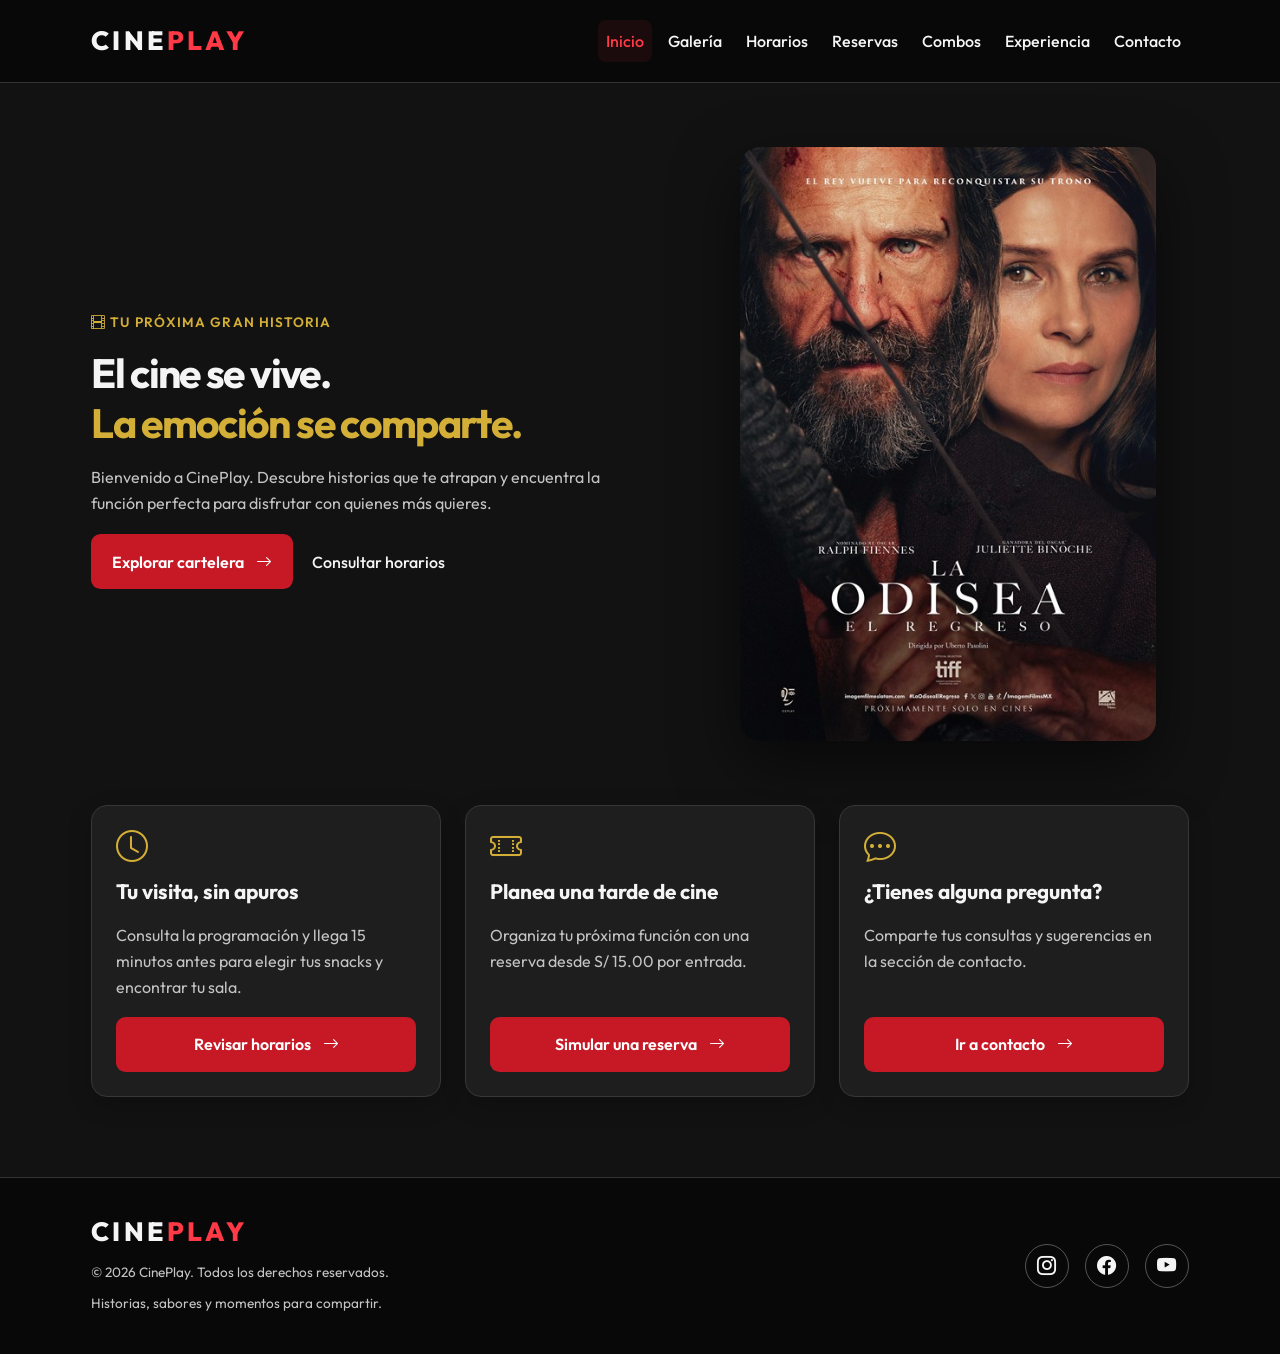
<file: index.html>
<!DOCTYPE html>
<html lang="es">
<head>
    <meta charset="UTF-8">
    <meta name="viewport" content="width=device-width, initial-scale=1.0">
    <meta name="description" content="Descubre la cartelera de CinePlay, reserva tu función y compra combos para disfrutar el cine sin hacer colas.">
    <title>CinePlay — Vive el cine</title>
    <link rel="preconnect" href="https://fonts.googleapis.com">
    <link rel="preconnect" href="https://fonts.gstatic.com" crossorigin>
    <link href="https://fonts.googleapis.com/css2?family=Outfit:wght@400;500;600;700;800&display=swap" rel="stylesheet">
    <link rel="stylesheet" href="https://cdn.jsdelivr.net/npm/bootstrap-icons@1.11.3/font/bootstrap-icons.min.css">
    <link rel="stylesheet" href="style.css">
    <script src="app.js" defer></script>
</head>
<body class="site-layout">
    <a class="skip-link" href="#contenido">Saltar al contenido</a>
    <header class="site-header">
        <div class="container header-inner">
            <a class="brand" href="#inicio" aria-label="CinePlay, inicio">CINE<span>PLAY</span></a>
            <button class="menu-toggle" type="button" aria-expanded="false" aria-controls="menu-principal" hidden>
                <i class="bi bi-list" aria-hidden="true"></i><span>Menú</span>
            </button>
            <nav id="menu-principal" aria-label="Navegación principal">
                <ul>
                    <li><a href="#inicio" aria-current="location">Inicio</a></li>
                    <li><a href="#cartelera">Galería</a></li>
                    <li><a href="#horarios">Horarios</a></li>
                    <li><a href="#reservas">Reservas</a></li>
                    <li><a href="#combos">Combos</a></li>
                    <li><a href="#experiencia">Experiencia</a></li>
                    <li><a href="#contacto">Contacto</a></li>
                </ul>
            </nav>
        </div>
    </header>
    <main id="contenido">
        <section class="hero container" id="inicio" aria-labelledby="hero-title">
            <div class="hero-copy">
                <p class="eyebrow"><i class="bi bi-film" aria-hidden="true"></i> Tu próxima gran historia</p>
                <h1 id="hero-title">El cine se vive.<br><span>La emoción se comparte.</span></h1>
                <p>Bienvenido a CinePlay. Descubre historias que te atrapan y encuentra la función perfecta para disfrutar con quienes más quieres.</p>
                <a class="button" href="#cartelera">Explorar cartelera <i class="bi bi-arrow-right" aria-hidden="true"></i></a>
                <a class="text-link" href="#horarios">Consultar horarios</a>
            </div>
            <picture class="hero-picture">
                <source media="(min-width: 1024px)" srcset="img/hero-1200.jpg">
                <source media="(min-width: 768px)" srcset="img/hero-800.jpg">
                <img src="img/hero-480.jpg" alt="Póster de La Odisea, una aventura cinematográfica" width="480" height="686" fetchpriority="high">
            </picture>
        </section>
        <section class="container section" id="cartelera" aria-labelledby="cartelera-title">
            <div class="section-heading">
                <div><p class="eyebrow">Encuentra tu próxima película</p><h2 id="cartelera-title">Historias para todos los gustos</h2></div>
                <a class="text-link" href="#cartelera">Ver toda la galería <i class="bi bi-arrow-up-right" aria-hidden="true"></i></a>
            </div>
            <section class="cards" aria-label="Galería de películas">
                <article class="movie-card">
                    <img src="img/Moda2.jpg" alt="Póster de El Diablo Viste a la Moda 2" width="870" height="627" loading="lazy" decoding="async">
                    <div class="card-copy"><p class="eyebrow">Drama</p><h3>El Diablo Viste a la Moda 2</h3><p><i class="bi bi-clock" aria-hidden="true"></i> 7:00 p. m.</p><a href="#horarios">Ver función <i class="bi bi-arrow-right" aria-hidden="true"></i></a></div>
                </article>
                <article class="movie-card">
                    <img src="img/Revelacion.jpg" alt="Póster de El Día de la Revelación" width="400" height="600" loading="lazy" decoding="async">
                    <div class="card-copy"><p class="eyebrow">Ciencia ficción</p><h3>El Día de la Revelación</h3><p><i class="bi bi-clock" aria-hidden="true"></i> 5:00 p. m.</p><a href="#horarios">Ver función <i class="bi bi-arrow-right" aria-hidden="true"></i></a></div>
                </article>
                <article class="movie-card">
                    <img src="img/NocheDemonio.jpg" alt="Póster de La Noche del Demonio" width="1000" height="1460" loading="lazy" decoding="async">
                    <div class="card-copy"><p class="eyebrow">Terror</p><h3>La Noche del Demonio</h3><p><i class="bi bi-clock" aria-hidden="true"></i> 9:45 p. m.</p><a href="#horarios">Ver función <i class="bi bi-arrow-right" aria-hidden="true"></i></a></div>
                </article>
<article class="movie-card">
                    <img src="img/EndOakStreet.jpg" alt="Póster de The End of Oak Street" width="259" height="384" loading="lazy" decoding="async">
                    <div class="card-copy"><p class="eyebrow">Ciencia ficción</p><h3>The End of Oak Street</h3><p>6:00 p. m.</p><a href="#horarios">Ver función <i class="bi bi-arrow-right" aria-hidden="true"></i></a></div>
                </article>
<article class="movie-card">
                    <img src="img/Odisea.jpg" alt="Póster de La Odisea" width="2100" height="3000" loading="lazy" decoding="async">
                    <div class="card-copy"><p class="eyebrow">Acción</p><h3>La Odisea</h3><p>8:00 p. m.</p><a href="#horarios">Ver función <i class="bi bi-arrow-right" aria-hidden="true"></i></a></div>
                </article>
            </section>
            <h3 class="subheading">Próximos estrenos</h3>
            <section class="cards" aria-label="Galería de películas">
<article class="movie-card">
                    <img src="img/Verity.jpg" alt="Póster de Verity" width="1080" height="1600" loading="lazy" decoding="async">
                    <div class="card-copy"><p class="eyebrow">Suspenso</p><h3>Verity</h3><p>01 de octubre</p></div>
                </article>
<article class="movie-card">
                    <img src="img/Wildwood.jpg" alt="Póster de Wildwood" width="414" height="483" loading="lazy" decoding="async">
                    <div class="card-copy"><p class="eyebrow">Animación</p><h3>Wildwood</h3><p>23 de octubre</p></div>
                </article>
<article class="movie-card">
                    <img src="img/HungerGames.jpg" alt="Póster de Los Juegos del Hambre: Amanecer en la Cosecha" width="455" height="674" loading="lazy" decoding="async">
                    <div class="card-copy"><p class="eyebrow">Ciencia ficción</p><h3>Los Juegos del Hambre: Amanecer en la Cosecha</h3><p>20 de noviembre</p></div>
                </article>
<article class="movie-card">
                    <img src="img/Hexed.jpg" alt="Póster de Hechizo: Bienvenidos a Hexe" width="452" height="678" loading="lazy" decoding="async">
                    <div class="card-copy"><p class="eyebrow">Aventura</p><h3>Hechizo: Bienvenidos a Hexe</h3><p>26 de noviembre</p></div>
                </article>
            </section>
        </section>
        <section class="container section" id="horarios" aria-labelledby="horarios-title">
            <p class="eyebrow">Organiza tu visita</p><h2 id="horarios-title">Salas y horarios</h2>
            <div class="table-container" tabindex="0" role="region" aria-label="Tabla de horarios con desplazamiento horizontal">
                <table>
                    <caption>Funciones disponibles</caption>
                    <thead><tr><th scope="col">Sala</th><th scope="col">Película</th><th scope="col">Clasificación</th><th scope="col">Horario</th></tr></thead>
                    <tbody>
                        <tr><td>Sala 1</td><td>El Día de la Revelación</td><td>+14</td><td>5:00 p. m.</td></tr>
                        <tr><td>Sala 1</td><td>La Odisea</td><td>Todos</td><td>8:00 p. m.</td></tr>
                        <tr><td>Sala 2</td><td>The End of Oak Street</td><td>+18</td><td>6:00 p. m.</td></tr>
                        <tr><td>Sala 2</td><td>La Noche del Demonio</td><td>+18</td><td>9:45 p. m.</td></tr>
                        <tr><td>Sala 3</td><td>El Diablo Viste a la Moda 2</td><td>Función especial</td><td>7:00 p. m.</td></tr>
                    </tbody>
                </table>
            </div>
            <p>Llega 15 minutos antes para elegir tus snacks sin apuros.</p>
            <a class="button" href="#reservas">Simular reserva <i class="bi bi-ticket-perforated" aria-hidden="true"></i></a>
        </section>
        <section class="contacto container section" id="reservas" aria-labelledby="reservas-title">
            <div><p class="eyebrow">Tu próxima función</p><h2 id="reservas-title">Reserva de entradas</h2><p>Elige una película y su función. Precio referencial: S/ 15.00 por entrada.</p><p class="form-note">Esta reserva es una simulación: no se realiza ningún cobro ni reserva real.</p></div>
            <div>
                <form id="reservation-form">
                    <label for="funcion">Película y función</label>
                    <select id="funcion" name="funcion" required>
                        <option value="">Selecciona una función</option>
                        <option value="revelacion">El Día de la Revelación - 5:00 p. m.</option>
                        <option value="endoakstreet">The End of Oak Street - 6:00 p. m.</option>
                        <option value="moda2">El Diablo Viste a la Moda 2 - 7:00 p. m.</option>
                        <option value="odisea">La Odisea - 8:00 p. m.</option>
                        <option value="noche-demonio">La Noche del Demonio - 9:45 p. m.</option>
                    </select>
                    <label for="titular">Nombre de la reserva</label>
                    <input id="titular" name="titular" type="text" autocomplete="name" required maxlength="100">
                    <label for="cantidad">Cantidad de entradas</label>
                    <input id="cantidad" name="cantidad" type="number" min="1" max="10" step="1" value="1" required>
                    <button class="button" type="submit">Ver resumen <i class="bi bi-ticket-perforated" aria-hidden="true"></i></button>
                    <noscript>Activa JavaScript para probar la reserva simulada.</noscript>
                </form>
            </div>
        </section>
        <section class="container section" id="experiencia" aria-labelledby="experiencia-title">
            <p class="eyebrow">Más que una película</p><h2 id="experiencia-title">Disfruta la experiencia CinePlay</h2>
            <p>Explora nuestra selección de películas, organiza tu visita y comparte una tarde de entretenimiento con amigos y familiares.</p>
            <div class="experience-grid">
                <article class="feature"><i class="bi bi-camera-reels" aria-hidden="true"></i><h3>Elige tu historia</h3><p>Drama, aventura, ciencia ficción o terror: recorre la galería y descubre tu favorita.</p></article>
                <article class="feature"><i class="bi bi-calendar-event" aria-hidden="true"></i><h3>Planea tu visita</h3><p>Consulta las salas y horarios. Llega con tiempo para elegir tus snacks.</p></article>
                <article class="feature"><i class="bi bi-ticket-perforated" aria-hidden="true"></i><h3>Prueba una reserva</h3><p>Conoce nuestro formulario de reserva para tu próxima función.</p><a href="#reservas">Ir a reservas</a></article>
            </div>
        </section>
        <section class="contacto container section" id="contacto" aria-labelledby="contacto-title">
            <div><p class="eyebrow">Estamos para escucharte</p><h2 id="contacto-title">Conversemos</h2><p>Comparte tus preguntas, ideas o sugerencias para mejorar la experiencia CinePlay.</p><p class="form-note">Formulario de contacto</p></div>
            <form id="contact-form">
                <label for="nombre">Nombre</label>
                <input id="nombre" name="nombre" type="text" autocomplete="name" placeholder="Tu nombre completo" required maxlength="100">
                <label for="correo">Correo electrónico</label>
                <input id="correo" name="correo" type="email" autocomplete="email" placeholder="tu@correo.com" required maxlength="254">
                <label for="mensaje">Mensaje</label>
                <textarea id="mensaje" name="mensaje" rows="5" placeholder="¿En qué podemos ayudarte?" required maxlength="2000"></textarea>
                <button class="button" type="submit">Enviar mensaje <i class="bi bi-send" aria-hidden="true"></i></button>
                <noscript>Activa JavaScript para probar el formulario de demostración.</noscript>
            </form>
        </section>
        <section class="container section combos-section" id="combos" aria-labelledby="combos-title">
            <div class="combos-heading">
                <div>
                    <p class="eyebrow">Elige tus favoritos</p>
                    <h2 id="combos-title">Combos para disfrutar la función</h2>
                    <p>Compra tus snacks antes de llegar al cine y disfruta tu película sin hacer colas.</p>
                </div>
                <button class="cart-jump-button" id="cart-jump-button" type="button" aria-controls="cart-panel">
                    <i class="bi bi-bag" aria-hidden="true"></i>
                    Mi carrito <span id="cart-count" aria-live="polite">0</span>
                </button>
            </div>
            <div class="combo-catalog" id="combo-catalog" aria-label="Catálogo de combos"></div>
            <section class="cart-panel" id="cart-panel" aria-labelledby="cart-title">
                <div class="cart-heading">
                    <div>
                        <p class="eyebrow">Tu pedido</p>
                        <h3 id="cart-title">Carrito de compras</h3>
                    </div>
                    <p id="cart-item-count" class="cart-item-count">0 productos</p>
                </div>
                <div class="cart-items" id="cart-items" aria-live="polite"></div>
                <div class="cart-footer">
                    <div class="cart-totals" aria-live="polite">
                        <p>Subtotal <strong id="cart-subtotal">S/ 0.00</strong></p>
                        <p class="cart-total">Total <strong id="cart-total">S/ 0.00</strong></p>
                    </div>
                    <p class="cart-note">Pedido simulado. No se realizan cobros en línea.</p>
                    <div class="cart-actions">
                        <button class="cart-clear-button" id="clear-cart-button" type="button" disabled>Vaciar carrito</button>
                        <button class="button" id="checkout-button" type="button" disabled>Confirmar pedido <i class="bi bi-arrow-right" aria-hidden="true"></i></button>
                    </div>
                    <p class="cart-message" id="cart-message" aria-live="polite"></p>
                </div>
            </section>
        </section>
    </main>
    <aside class="sidebar" aria-labelledby="sidebar-title">
        <div class="sidebar-panel">
            <i class="bi bi-clock sidebar-icon" aria-hidden="true"></i>
            <h2 id="sidebar-title">Tu visita, sin apuros</h2>
            <p>Consulta la programación y llega 15 minutos antes para elegir tus snacks y encontrar tu sala.</p>
            <a class="button" href="#horarios">Revisar horarios <i class="bi bi-arrow-right" aria-hidden="true"></i></a>
        </div>
        <div class="sidebar-panel">
            <i class="bi bi-ticket-perforated sidebar-icon" aria-hidden="true"></i>
            <h3>Planea una tarde de cine</h3>
            <p>Organiza tu próxima función con una reserva desde S/ 15.00 por entrada.</p>
            <a class="button" href="#reservas">Simular una reserva <i class="bi bi-arrow-right" aria-hidden="true"></i></a>
        </div>
        <div class="sidebar-panel">
            <i class="bi bi-chat-dots sidebar-icon" aria-hidden="true"></i>
            <h3>¿Tienes alguna pregunta?</h3>
            <p>Comparte tus consultas y sugerencias en la sección de contacto.</p>
            <a class="button" href="#contacto">Ir a contacto <i class="bi bi-arrow-right" aria-hidden="true"></i></a>
        </div>
    </aside>
    <footer>
        <div class="container footer-inner">
            <div><a class="brand" href="#inicio">CINE<span>PLAY</span></a><p>&copy; 2026 CinePlay. Todos los derechos reservados.</p><p>Historias, sabores y momentos para compartir.</p></div>
            <div class="social-icons" aria-label="Redes sociales de referencia">
                <a href="https://www.instagram.com/" aria-label="Instagram (sitio general)"><i class="bi bi-instagram" aria-hidden="true"></i></a>
                <a href="https://www.facebook.com/" aria-label="Facebook (sitio general)"><i class="bi bi-facebook" aria-hidden="true"></i></a>
                <a href="https://www.youtube.com/" aria-label="YouTube (sitio general)"><i class="bi bi-youtube" aria-hidden="true"></i></a>
            </div>
        </div>
    </footer>
    <dialog id="simulation-modal" class="simulation-modal" aria-labelledby="simulation-title" aria-describedby="simulation-message simulation-timeout">
        <button id="simulation-close" class="modal-close" type="button" aria-label="Cerrar simulación" autofocus>&times;</button>
        <h2 id="simulation-title"></h2>
        <p id="simulation-message"></p>
        <dl id="simulation-details" hidden>
            <dt>Función</dt><dd id="summary-function"></dd>
            <dt>Nombre</dt><dd id="summary-name"></dd>
            <dt>Entradas</dt><dd id="summary-count"></dd>
            <dt>Total simulado</dt><dd id="summary-total"></dd>
        </dl>
        <div id="order-details" class="order-details" hidden>
            <p><strong>Cliente:</strong> <span id="order-customer"></span></p>
            <p><strong>Productos:</strong></p>
            <ul id="order-summary-items"></ul>
            <p class="order-total"><strong>Total:</strong> <span id="order-total"></span></p>
        </div>
        <p id="simulation-timeout" class="form-note">Se cerrará automáticamente en 10 segundos. 🚀</p>
    </dialog>
</body>
</html>
</file>
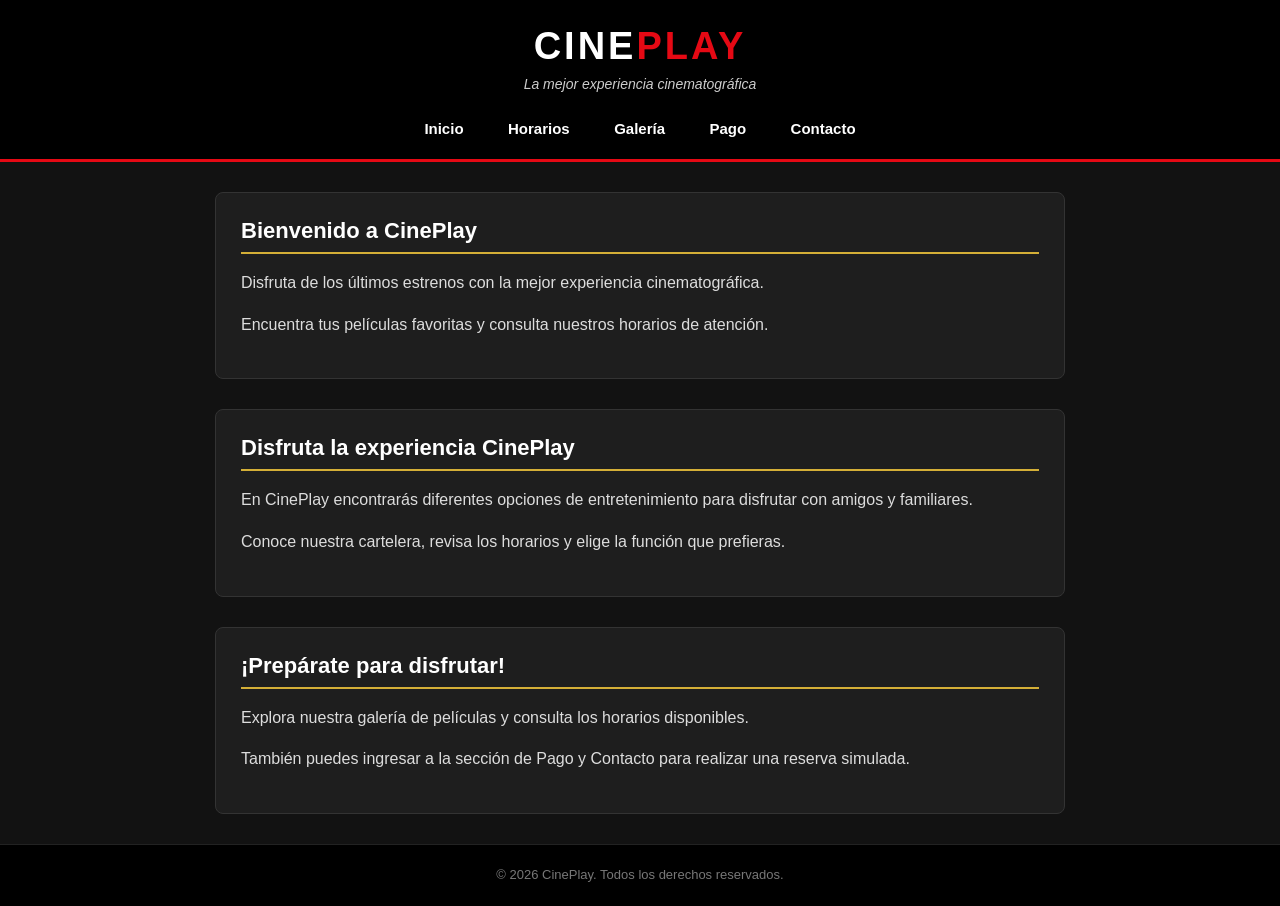
<file: public_html/index.html>
<!DOCTYPE html>
<html lang="es">
    <head>
        <title>CinePlay - Inicio</title>
        <meta charset="UTF-8">
        <meta name="viewport" content="width=device-width, initial-scale=1.0">

        <!-- Conexión con la hoja de estilos -->
        <link rel="stylesheet" href="estilos.css">
    </head>

    <body>

        <!-- ENCABEZADO Y LOGO DE CINEPLAY -->
        <header>
            <h1>
                <span>CINE</span><span>PLAY</span>
            </h1>

            <p>La mejor experiencia cinematográfica</p>

            <!-- Menú de navegación -->
            <nav>
                <ul>
                <li><a href="index.html">Inicio</a></li>
                <li><a href="horarios.html">Horarios</a></li>
                <li><a href="galeria.html">Galería</a></li>
                <li><a href="pago-contacto.html">Pago</a></li>
                <li><a href="form-contacto.html">Contacto</a></li>
                </ul>
            </nav>
        </header>

        <!-- CONTENIDO PRINCIPAL -->
        <main>

            <!-- Sección de bienvenida -->
            <section>
                <h2>Bienvenido a CinePlay</h2>

                <p>
                    Disfruta de los últimos estrenos con la mejor
                    experiencia cinematográfica.
                </p>

                <p>
                    Encuentra tus películas favoritas y consulta
                    nuestros horarios de atención.
                </p>
            </section>

            <!-- Sección de información -->
            <section>
                <h2>Disfruta la experiencia CinePlay</h2>

                <p>
                    En CinePlay encontrarás diferentes opciones de
                    entretenimiento para disfrutar con amigos y familiares.
                </p>

                <p>
                    Conoce nuestra cartelera, revisa los horarios
                    y elige la función que prefieras.
                </p>
            </section>

            <!-- Sección de invitación -->
            <section>
                <h2>¡Prepárate para disfrutar!</h2>

                <p>
                    Explora nuestra galería de películas y consulta
                    los horarios disponibles.
                </p>

                <p>
                    También puedes ingresar a la sección de Pago y
                    Contacto para realizar una reserva simulada.
                </p>
            </section>

        </main>

        <!-- PIE DE PÁGINA -->
        <footer>
            <p>&copy; 2026 CinePlay. Todos los derechos reservados.</p>
        </footer>

    </body>
</html>
</file>
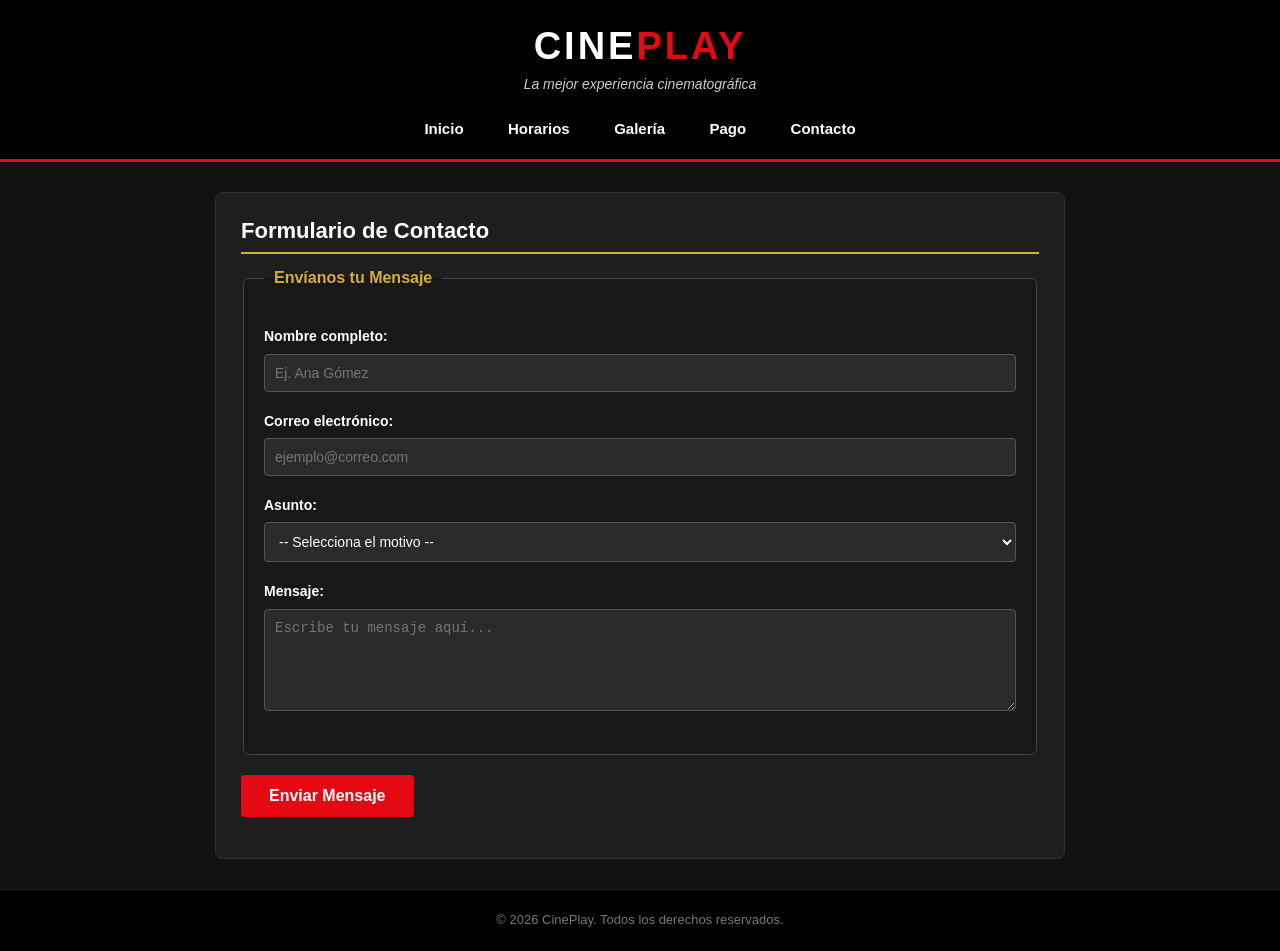
<file: public_html/form-contacto.html>
<!DOCTYPE html>
<html lang="en">

<head>
    <meta charset="UTF-8">
    <meta name="viewport" content="width=device-width, initial-scale=1.0">
    <link rel="stylesheet" href="estilos.css">

    <title>Document</title>
</head>

<body>
            <header>
            <h1>
                <span>CINE</span><span>PLAY</span>
            </h1>

            <p>La mejor experiencia cinematográfica</p>

            <!-- Menú de navegación -->
            <nav>
                <ul>
                <li><a href="index.html">Inicio</a></li>
                <li><a href="horarios.html">Horarios</a></li>
                <li><a href="galeria.html">Galería</a></li>
                <li><a href="pago-contacto.html">Pago</a></li>
                <li><a href="form-contacto.html">Contacto</a></li>

                </ul>
            </nav>    
        </header>
    <main>
        <!-- FORMULARIO DE CONTACTO -->
        <section>
            <h2>Formulario de Contacto</h2>

            <form action="tabla-contacto.html" method="get">

                <fieldset>
                    <legend>Envíanos tu Mensaje</legend>

                    <p>
                        <label for="nombre-contacto">
                            Nombre completo:
                        </label><br>

                        <input type="text" id="nombre-contacto" name="nombre_contacto" placeholder="Ej. Ana Gómez"
                            required>
                    </p>

                    <p>
                        <label for="email-contacto">
                            Correo electrónico:
                        </label><br>

                        <input type="email" id="email-contacto" name="email_contacto" placeholder="ejemplo@correo.com"
                            required>
                    </p>

                    <p>
                        <label for="asunto">
                            Asunto:
                        </label><br>

                        <select id="asunto" name="asunto" required>
                            <option value="">
                                -- Selecciona el motivo --
                            </option>

                            <option value="consulta">
                                Consulta General
                            </option>

                            <option value="reclamo">
                                Reclamo / Queja
                            </option>

                            <option value="sugerencia">
                                Sugerencia
                            </option>
                        </select>
                    </p>

                    <p>
                        <label for="mensaje">
                            Mensaje:
                        </label><br>

                        <textarea id="mensaje" name="mensaje" rows="5" cols="40"
                            placeholder="Escribe tu mensaje aquí..." required></textarea>
                    </p>

                </fieldset>

                <p>
                    <button type="submit">
                        Enviar Mensaje
                    </button>
                </p>

            </form>
        </section>

    </main>
    <!-- PIE DE PÁGINA -->
    <footer>
        <p>&copy; 2026 CinePlay. Todos los derechos reservados.</p>
    </footer>
</body>

</html>
</file>
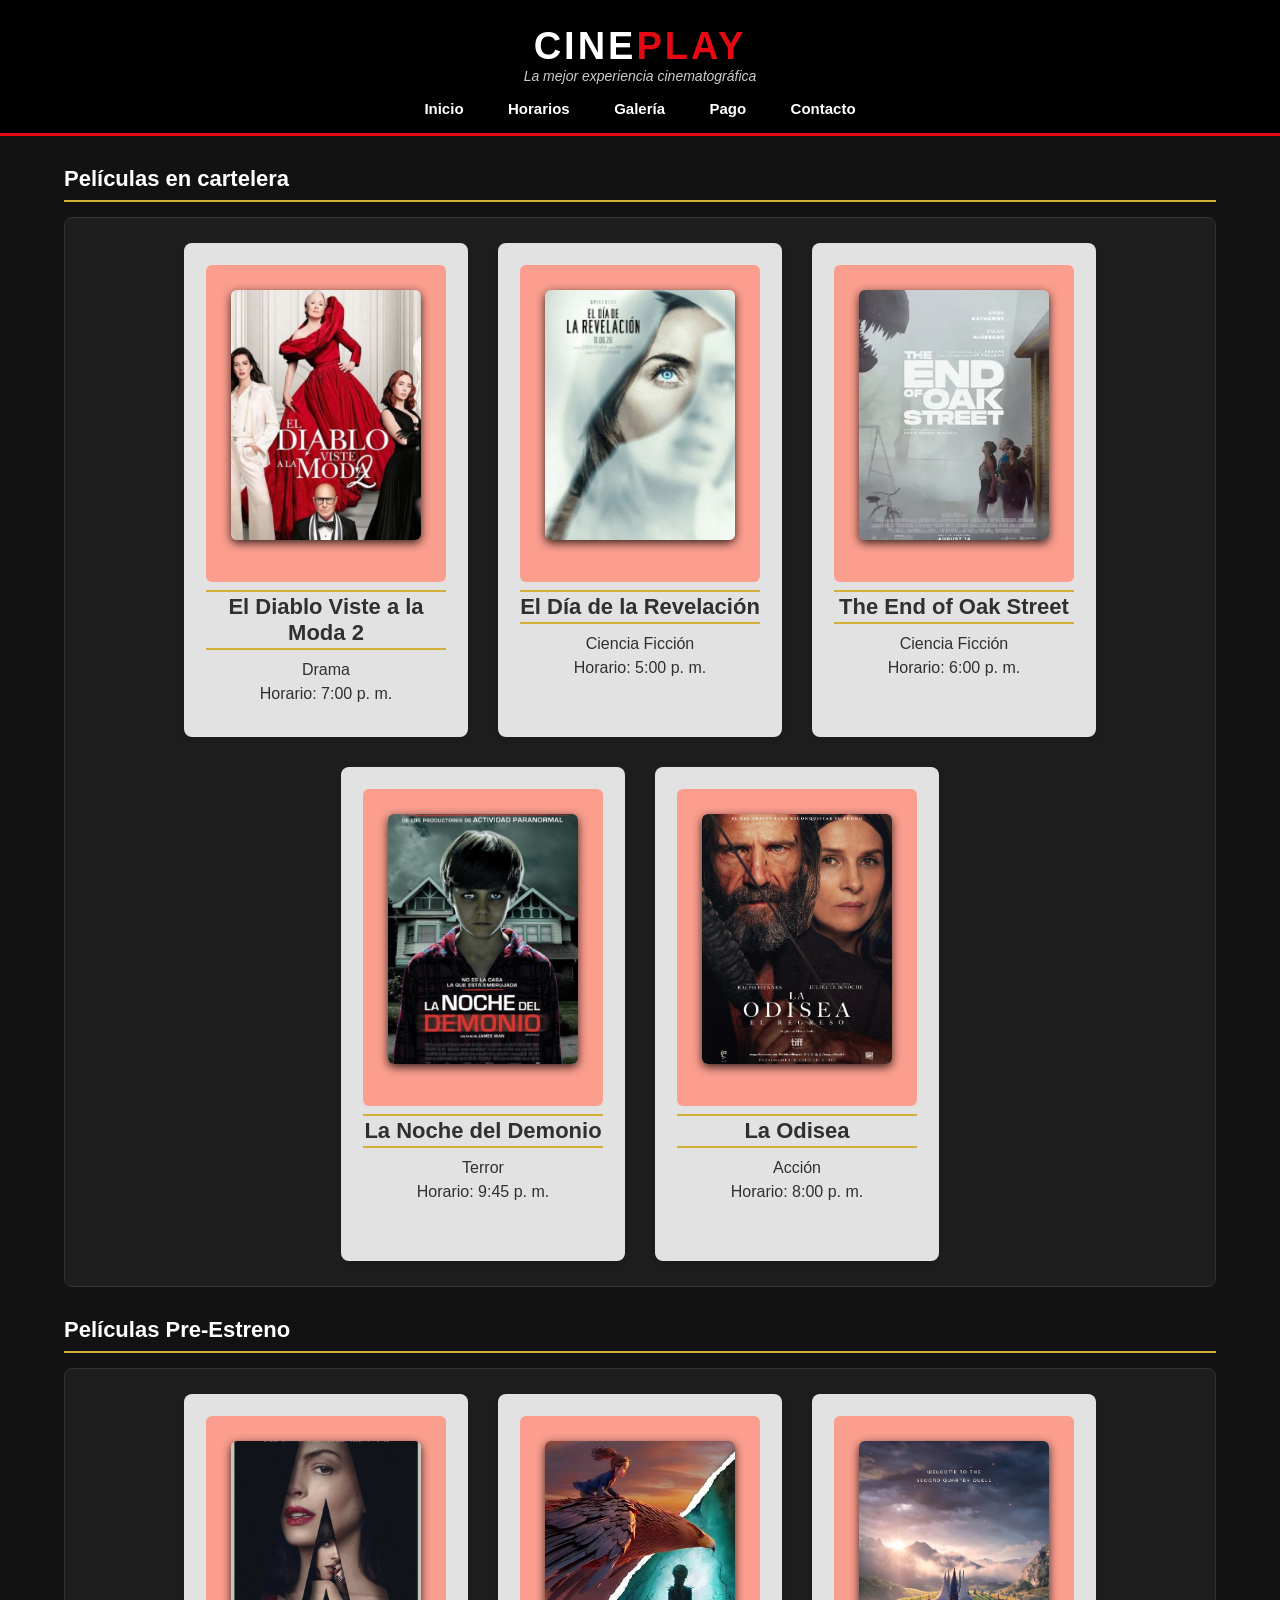
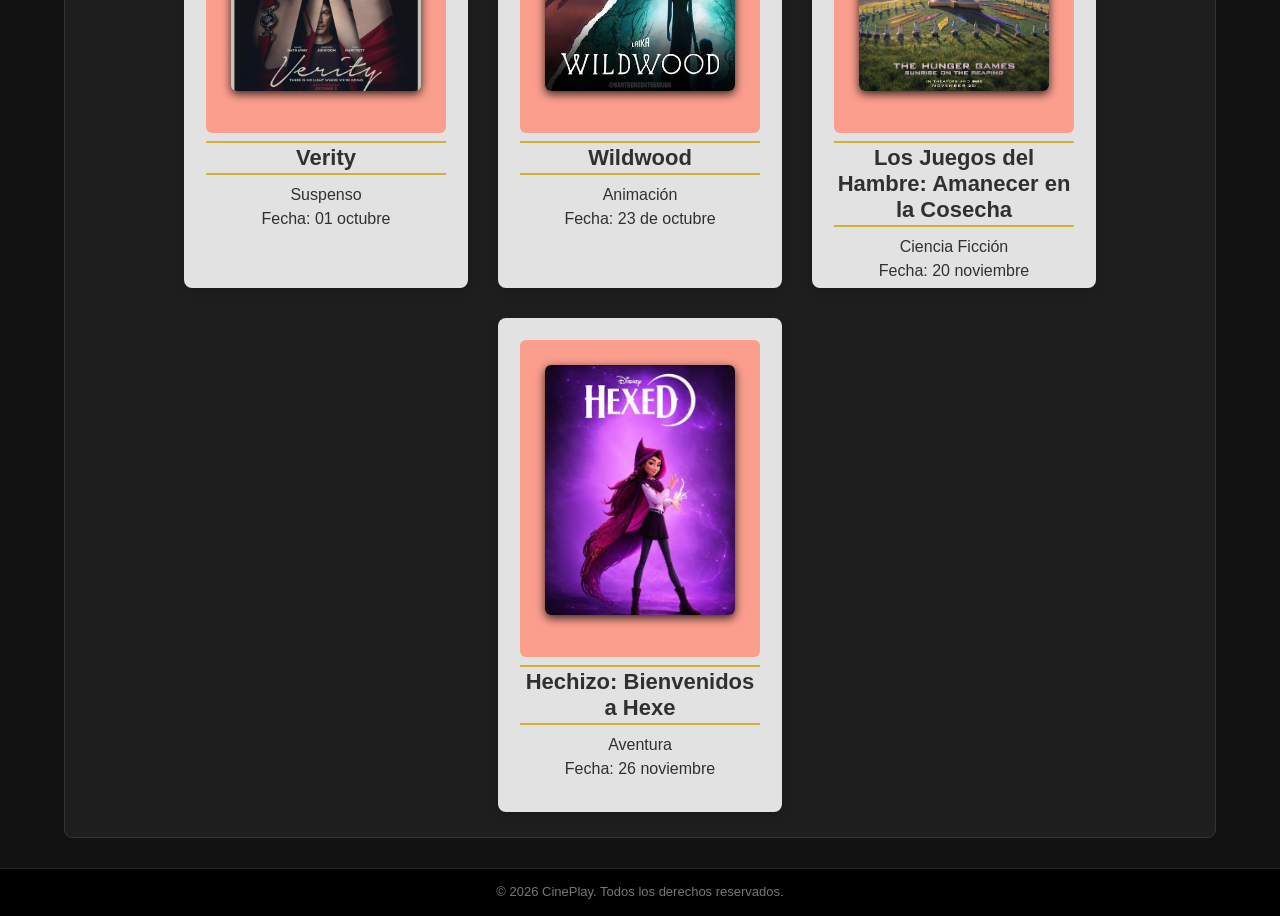
<file: public_html/galeria.html>
<!DOCTYPE html>
<html lang="es">
    <head>
        <title>CinePlay - Galeria</title>
        <meta charset="UTF-8">
        <meta name="viewport" content="width=device-width, initial-scale=1.0">

        <!-- Conexión con la hoja de estilos -->
        <link rel="stylesheet" href="galeria.css">
    </head>

    <body>

        <!-- ENCABEZADO Y LOGO DE CINEPLAY -->
        <header>
            <h1>
                <span>CINE</span><span>PLAY</span>
            </h1>

            <p>La mejor experiencia cinematográfica</p>

            <!-- Menú de navegación -->
            <nav>
                <ul>
                <li><a href="index.html">Inicio</a></li>
                <li><a href="horarios.html">Horarios</a></li>
                <li><a href="galeria.html">Galería</a></li>
                <li><a href="pago-contacto.html">Pago</a></li>
                <li><a href="form-contacto.html">Contacto</a></li>

                </ul>
            </nav>    
        </header>

        <main>
            <h2>Películas en cartelera</h2>
            <section class="cartelera1">

                <article class="pelicula">
                    <div class="poster"><img src="img/Moda2.jpg" alt=""></div>
                    <h4>El Diablo Viste a la Moda 2</h4>
                    <p>Drama</p>
                    <p>Horario: 7:00 p. m.</p>
                </article>

                <article class="pelicula">
                    <div class="poster"><img src="img/Revelacion.jpg" alt=""></div>
                    <h4>El Día de la Revelación</h4>
                    <p>Ciencia Ficción</p>
                    <p>Horario: 5:00 p. m.</p>
                </article>    

                <article class="pelicula">
                    <div class="poster"><img src="img/EndOakStreet.jpg" alt=""></div>
                    <h4>The End of Oak Street</h4>
                    <p>Ciencia Ficción</p>
                    <p>Horario: 6:00 p. m.</p>
                </article>

                <article class="pelicula">
                    <div class="poster"><img src="img/NocheDemonio.jpg" alt=""></div>
                    <h4>La Noche del Demonio</h4>
                    <p>Terror</p>
                    <p>Horario: 9:45 p. m.</p>
                </article>

                <article class="pelicula">
                    <div class="poster"><img src="img/Odisea.jpg" alt=""></div>
                    <h4>La Odisea</h4>
                    <p>Acción</p>
                    <p>Horario: 8:00 p. m.</p>
                </article>
            </section>

            <h2>Películas Pre-Estreno</h2>
            <section class="cartelera2">

                <article class="pelicula">
                    <div class="poster"><img src="img/Verity.jpg" alt=""></div>
                    <h4>Verity</h4>
                    <p>Suspenso</p>
                    <p>Fecha: 01 octubre</p>
                </article>

                <article class="pelicula">
                    <div class="poster"><img src="img/Wildwood.jpg" alt=""></div>
                    <h4>Wildwood</h4>
                    <p>Animación</p>
                    <p>Fecha: 23 de octubre</p>
                </article>

                <article class="pelicula">
                    <div class="poster"><img src="img/HungerGames.jpg" alt=""></div>
                    <h4>Los Juegos del Hambre: Amanecer en la Cosecha</h4>
                    <p>Ciencia Ficción</p>
                    <p>Fecha: 20 noviembre</p>
                </article>

                <article class="pelicula">
                    <div class="poster"><img src="img/Hexed.jpg" alt=""></div>
                    <h4>Hechizo: Bienvenidos a Hexe </h4>
                    <p>Aventura</p>
                    <p>Fecha: 26 noviembre</p>
                </article>

            </section>

        </main>

        <!-- PIE DE PÁGINA -->
        <footer>
            <p>&copy; 2026 CinePlay. Todos los derechos reservados.</p>
        </footer>
    </body>
</html>
</file>
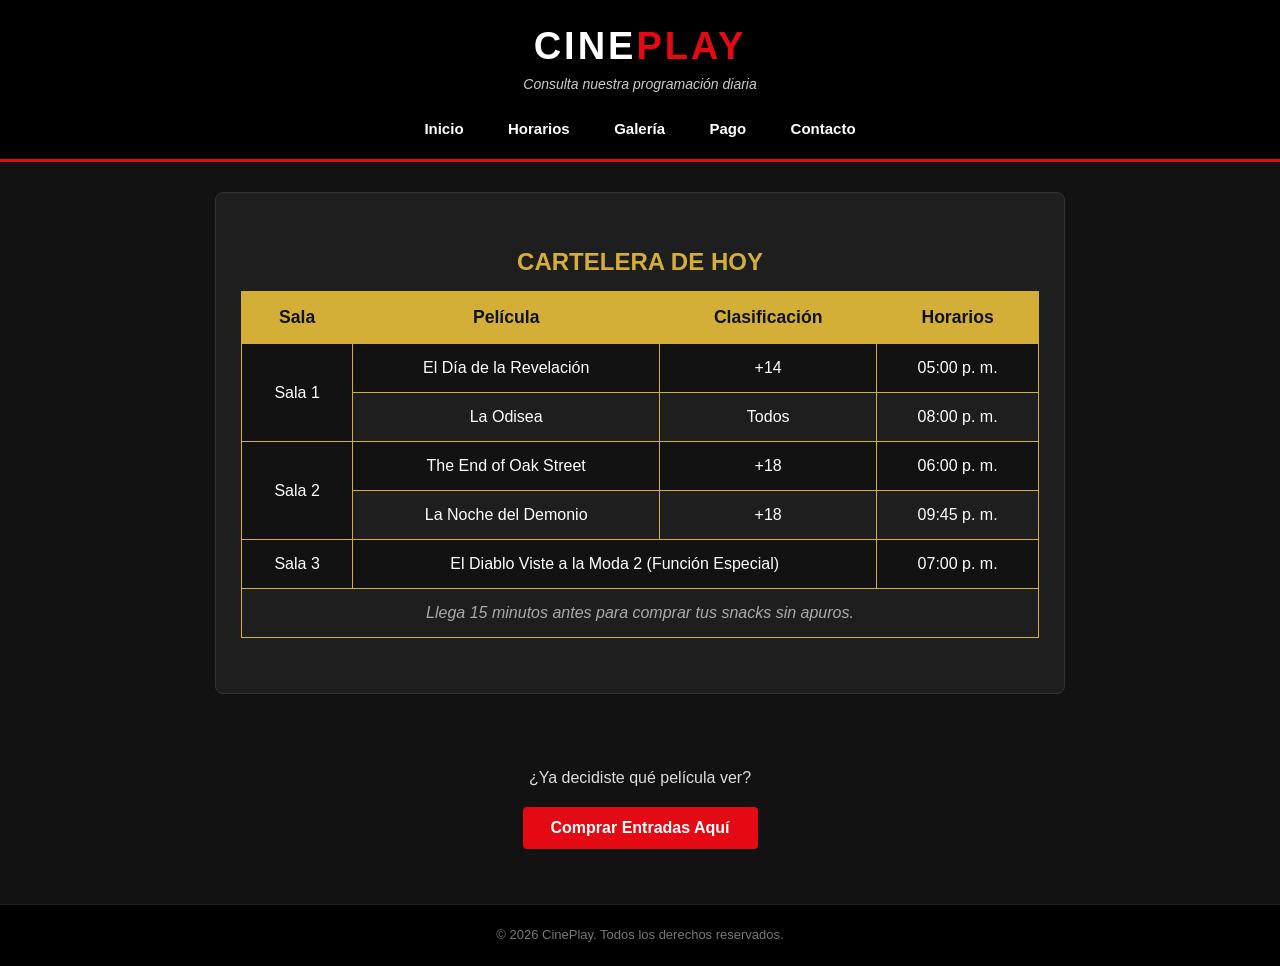
<file: public_html/horarios.html>
<!DOCTYPE html>
<html lang="es">

<head>
    <title>CinePlay - Horarios</title>
    <meta charset="UTF-8">
    <meta name="viewport" content="width=device-width, initial-scale=1.0">
    <link rel="stylesheet" href="estilos.css">
    <style>
        .table-container {
            overflow-x: auto;
            margin: 30px auto;
            max-width: 900px;
        }

        table {
            border-collapse: collapse;
            width: 100%;
            min-width: 600px;
            font-family: sans-serif;
        }

        th,
        td {
            border: 1px solid #d4af37;
            padding: 15px;
            text-align: center;
        }

        th {
            background-color: #d4af37;
            color: #121212;
            font-weight: bold;
            font-size: 1.1em;
        }

        tr:nth-child(even) {
            background-color: #1e1e1e;
        }

        tr:nth-child(odd) {
            background-color: #121212;
        }

        tr:hover {
            background-color: #333333;
        }

        caption {
            font-size: 1.5em;
            color: #d4af37;
            margin-bottom: 15px;
            font-weight: bold;
            text-transform: uppercase;
        }

        tfoot td {
            background-color: #1e1e1e;
            font-style: italic;
            color: #aaaaaa;
        }
    </style>
</head>

<body>

    <header>
        <h1><span>CINE</span><span>PLAY</span></h1>
        <p>Consulta nuestra programación diaria</p>
        <nav>
            <ul>
                <li><a href="index.html">Inicio</a></li>
                <li><a href="horarios.html">Horarios</a></li>
                <li><a href="galeria.html">Galería</a></li>
                <li><a href="pago-contacto.html">Pago</a></li>
                <li><a href="form-contacto.html">Contacto</a></li>

            </ul>
        </nav>
    </header>

    <main>
        <section>
            <div class="table-container">
                <table>
                    <caption>Cartelera de Hoy</caption>
                    <thead>
                        <tr>
                            <th>Sala</th>
                            <th>Película</th>
                            <th>Clasificación</th>
                            <th>Horarios</th>
                        </tr>
                    </thead>
                    <tbody>
                        <tr>
                            <td rowspan="2">Sala 1</td>
                            <td>El Día de la Revelación</td>
                            <td>+14</td>
                            <td>05:00 p. m.</td>
                        </tr>
                        <tr>
                            <td>La Odisea</td>
                            <td>Todos</td>
                            <td>08:00 p. m.</td>
                        </tr>
                        <tr>
                            <td rowspan="2">Sala 2</td>
                            <td>The End of Oak Street</td>
                            <td>+18</td>
                            <td>06:00 p. m.</td>
                        </tr>
                        <tr>
                            <td>La Noche del Demonio</td>
                            <td>+18</td>
                            <td>09:45 p. m.</td>
                        </tr>
                        <tr>
                            <td>Sala 3</td>
                            <td colspan="2">El Diablo Viste a la Moda 2 (Función Especial)</td>
                            <td>07:00 p. m.</td>
                        </tr>
                    </tbody>
                    <tfoot>
                        <tr>
                            <td colspan="4">Llega 15 minutos antes para comprar tus snacks sin apuros.</td>
                        </tr>
                    </tfoot>
                </table>
            </div>
        </section>

        <section style="text-align: center; background-color: transparent; border: none;">
            <p>¿Ya decidiste qué película ver?</p>
            <form action="pago-contacto.html" method="get">
                <button type="submit">Comprar Entradas Aquí</button>
            </form>
        </section>
    </main>

    <footer>
        <p>&copy; 2026 CinePlay. Todos los derechos reservados.</p>
    </footer>

</body>

</html>
</file>
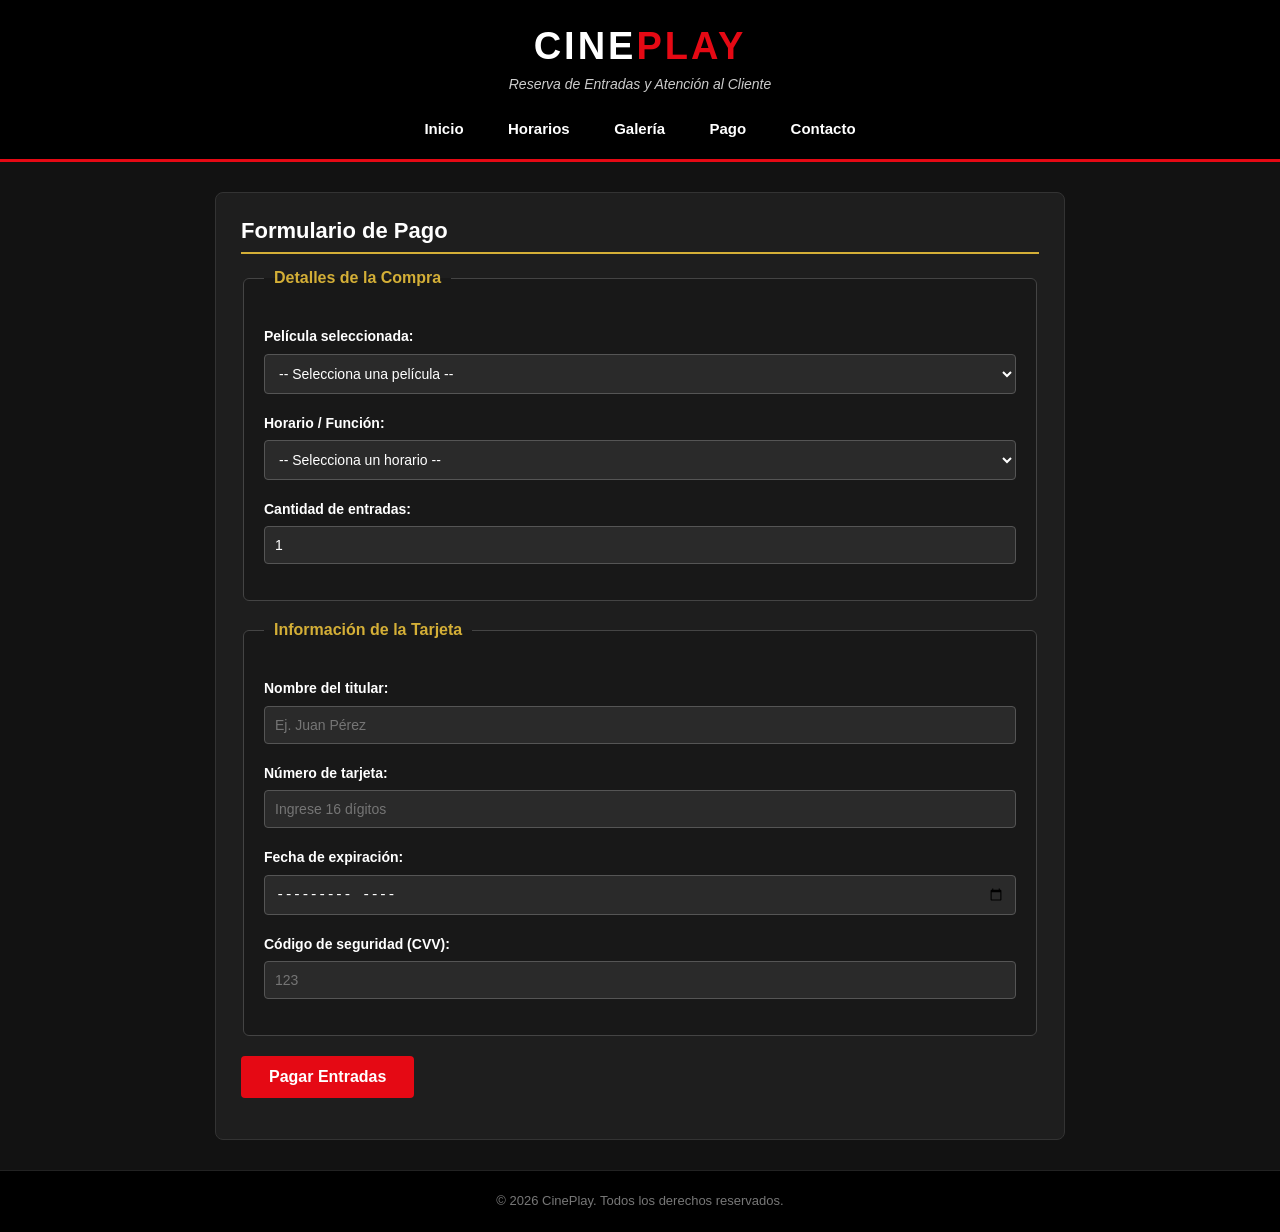
<file: public_html/pago-contacto.html>
<!DOCTYPE html>
<html lang="es">
    <head>
        <title>CinePlay - Pago y Contacto</title>
        <meta charset="UTF-8">
        <meta name="viewport" content="width=device-width, initial-scale=1.0">

        <!-- Conexión con la hoja de estilos -->
        <link rel="stylesheet" href="estilos.css">
    </head>

    <body>

        <!-- ENCABEZADO Y LOGO DE CINEPLAY -->
        <header>
            <h1>
                <span>CINE</span><span>PLAY</span>
            </h1>

            <p>Reserva de Entradas y Atención al Cliente</p>

            <!-- Menú de navegación -->
            <nav>
                <ul>
                <li><a href="index.html">Inicio</a></li>
                <li><a href="horarios.html">Horarios</a></li>
                <li><a href="galeria.html">Galería</a></li>
                <li><a href="pago-contacto.html">Pago</a></li>
                <li><a href="form-contacto.html">Contacto</a></li>

                </ul>
            </nav>
        </header>

        <!-- CONTENIDO PRINCIPAL -->
        <main>

            <!-- FORMULARIO DE PAGO -->
            <section>
                <h2>Formulario de Pago</h2>

                <form action="tabla-pago.html" method="get">

                    <fieldset>
                        <legend>Detalles de la Compra</legend>

                        <p>
                            <label for="pelicula">
                                Película seleccionada:
                            </label><br>

                            <select id="pelicula" name="pelicula" required>
                                <option value="">
                                    -- Selecciona una película --
                                </option>

                                <option value="moda2">
                                    El Diablo Viste a la Moda 2
                                </option>

                                <option value="revelacion">
                                    El Día de la Revelación
                                </option>

                                <option value="endoakstreet">
                                    The End of Oak Street
                                </option>

                                <option value="noche-demonio">
                                    La Noche del Demonio
                                </option>

                                <option value="odisea">
                                    La Odisea
                                </option>
                            </select>
                        </p>

                        <p>
                            <label for="funcion">
                                Horario / Función:
                            </label><br>

                            <select id="funcion" name="funcion" required>
                                <option value="">
                                    -- Selecciona un horario --
                                </option>

                                <option value="17:00">
                                    05:00 PM - El Día de la Revelación
                                </option>

                                <option value="18:00">
                                    06:00 PM - The End of Oak Street
                                </option>

                                <option value="19:00">
                                    07:00 PM - El Diablo Viste a la Moda 2
                                </option>

                                <option value="20:00">
                                    08:00 PM - La Odisea
                                </option>

                                <option value="21:45">
                                    09:45 PM - La Noche del Demonio
                                </option>
                            </select>
                        </p>

                        <p>
                            <label for="cantidad">
                                Cantidad de entradas:
                            </label><br>

                            <input
                                type="number"
                                id="cantidad"
                                name="cantidad"
                                min="1"
                                max="10"
                                value="1"
                                required>
                        </p>

                    </fieldset>


                    <fieldset>
                        <legend>Información de la Tarjeta</legend>

                        <p>
                            <label for="nombre-tarjeta">
                                Nombre del titular:
                            </label><br>

                            <input
                                type="text"
                                id="nombre-tarjeta"
                                name="nombre_tarjeta"
                                placeholder="Ej. Juan Pérez"
                                required>
                        </p>

                        <p>
                            <label for="numero-tarjeta">
                                Número de tarjeta:
                            </label><br>

                            <input
                                type="text"
                                id="numero-tarjeta"
                                name="numero_tarjeta"
                                placeholder="Ingrese 16 dígitos"
                                maxlength="16"
                                required>
                        </p>

                        <p>
                            <label for="expiracion">
                                Fecha de expiración:
                            </label><br>

                            <input
                                type="month"
                                id="expiracion"
                                name="expiracion"
                                required>
                        </p>

                        <p>
                            <label for="cvv">
                                Código de seguridad (CVV):
                            </label><br>

                            <input
                                type="password"
                                id="cvv"
                                name="cvv"
                                placeholder="123"
                                maxlength="4"
                                required>
                        </p>

                    </fieldset>

                    <p>
                        <button type="submit">
                            Pagar Entradas
                        </button>
                    </p>

                </form>
            </section>




        </main>

        <!-- PIE DE PÁGINA -->
        <footer>
            <p>&copy; 2026 CinePlay. Todos los derechos reservados.</p>
        </footer>

    </body>
</html>
</file>
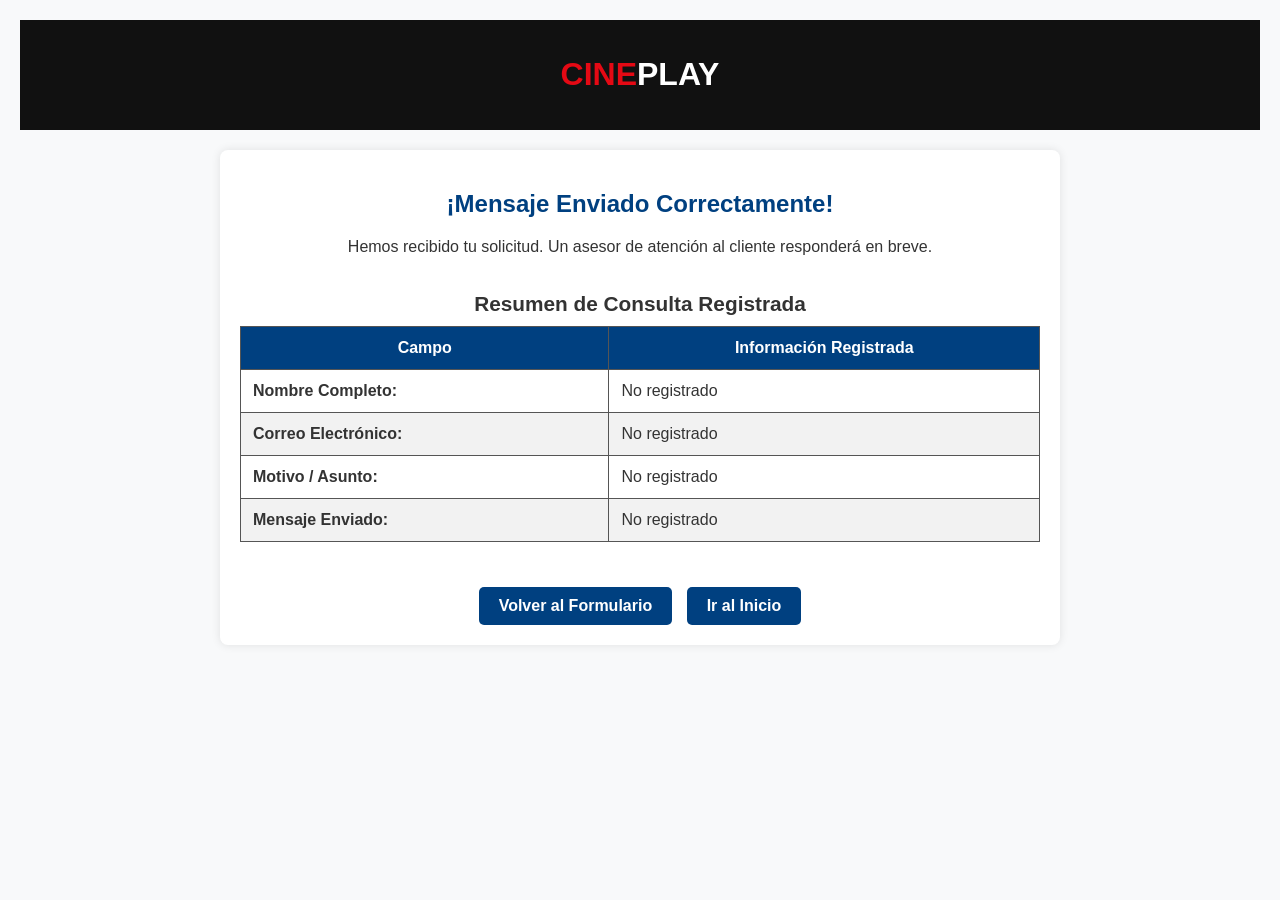
<file: public_html/tabla-contacto.html>
<!DOCTYPE html>
<html lang="es">
<head>
    <meta charset="UTF-8">
    <meta name="viewport" content="width=device-width, initial-scale=1.0">
    <title>CinePlay - Confirmación de Mensaje</title>
    <link rel="stylesheet" href="estilos-tablas.css">
</head>
<body>
    <header>
        <h1><span>CINE</span><span>PLAY</span></h1>
    </header>

    <main>
        <h2>¡Mensaje Enviado Correctamente!</h2>
        <p>Hemos recibido tu solicitud. Un asesor de atención al cliente responderá en breve.</p>

        <div class="table-container">
            <table>
                <caption>Resumen de Consulta Registrada</caption>
                <thead>
                    <tr>
                        <th>Campo</th>
                        <th>Información Registrada</th>
                    </tr>
                </thead>
                <tbody>
                    <tr>
                        <td><strong>Nombre Completo:</strong></td>
                        <td id="res-nombre">Cargando...</td>
                    </tr>
                    <tr>
                        <td><strong>Correo Electrónico:</strong></td>
                        <td id="res-email">Cargando...</td>
                    </tr>
                    <tr>
                        <td><strong>Motivo / Asunto:</strong></td>
                        <td id="res-asunto">Cargando...</td>
                    </tr>
                    <tr>
                        <td><strong>Mensaje Enviado:</strong></td>
                        <td id="res-mensaje">Cargando...</td>
                    </tr>
                </tbody>
            </table>
        </div>

        <div class="acciones">
            <a href="pago-contacto.html" class="btn-volver">Volver al Formulario</a>
            <a href="index.html" class="btn-volver">Ir al Inicio</a>
        </div>
    </main>

    <script>
        // Capturar los valores enviados desde el formulario en la URL
        const params = new URLSearchParams(window.location.search);

        // Insertar los datos reales dentro de la tabla
        document.getElementById('res-nombre').innerText = params.get('nombre_contacto') || 'No registrado';
        document.getElementById('res-email').innerText = params.get('email_contacto') || 'No registrado';
        document.getElementById('res-asunto').innerText = params.get('asunto') || 'No registrado';
        document.getElementById('res-mensaje').innerText = params.get('mensaje') || 'No registrado';
    </script>
</body>
</html>
</file>
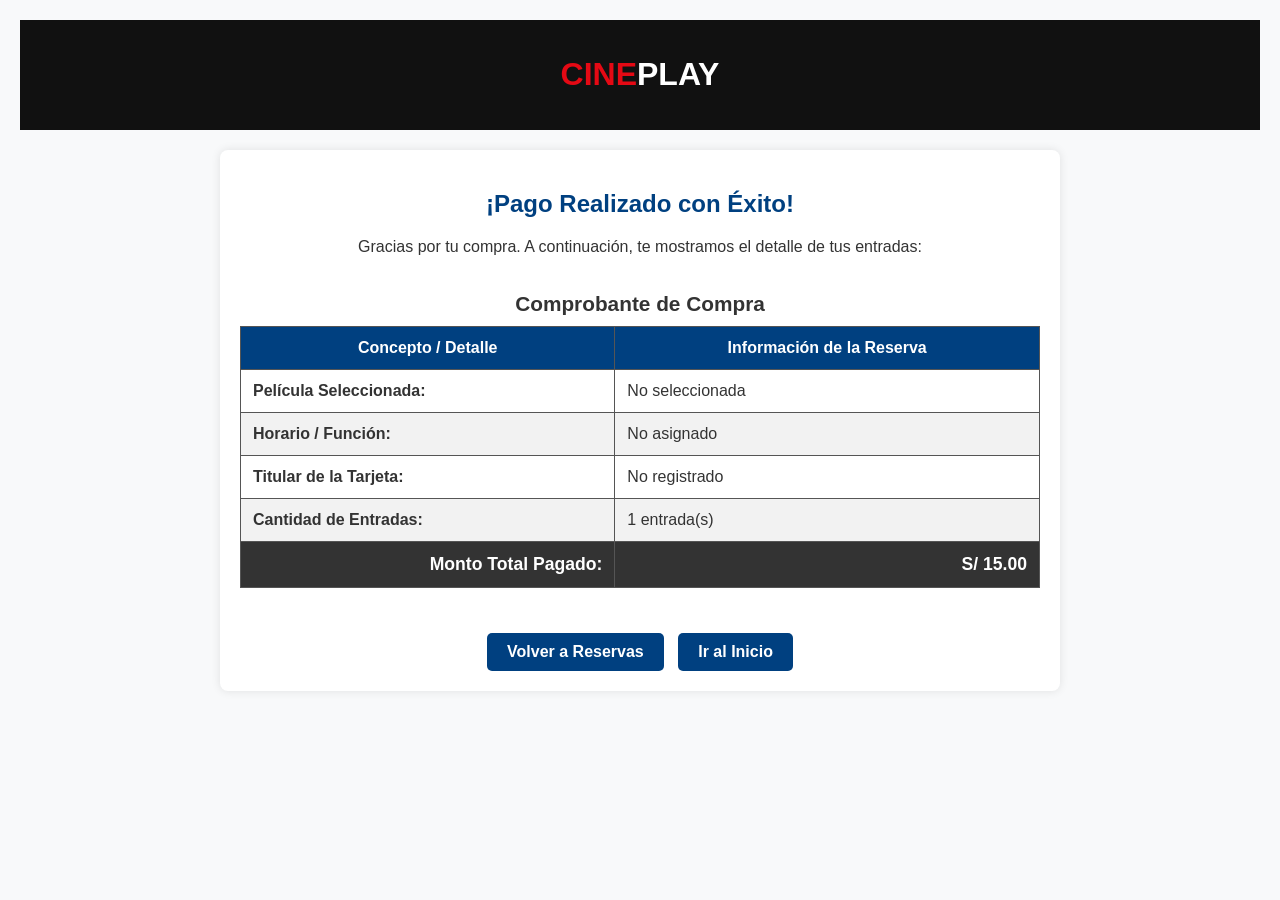
<file: public_html/tabla-pago.html>
<!DOCTYPE html>
<html lang="es">
<head>
    <meta charset="UTF-8">
    <meta name="viewport" content="width=device-width, initial-scale=1.0">
    <title>CinePlay - Comprobante de Pago</title>
    <link rel="stylesheet" href="estilos-tablas.css">
</head>
<body>
    <header>
        <h1><span>CINE</span><span>PLAY</span></h1>
    </header>

    <main>
        <h2>¡Pago Realizado con Éxito!</h2>
        <p>Gracias por tu compra. A continuación, te mostramos el detalle de tus entradas:</p>

        <div class="table-container">
            <table>
                <caption>Comprobante de Compra</caption>
                <thead>
                    <tr>
                        <th>Concepto / Detalle</th>
                        <th>Información de la Reserva</th>
                    </tr>
                </thead>
                <tbody>
                    <tr>
                        <td><strong>Película Seleccionada:</strong></td>
                        <td id="res-pelicula">Cargando...</td>
                    </tr>
                    <tr>
                        <td><strong>Horario / Función:</strong></td>
                        <td id="res-funcion">Cargando...</td>
                    </tr>
                    <tr>
                        <td><strong>Titular de la Tarjeta:</strong></td>
                        <td id="res-titular">Cargando...</td>
                    </tr>
                    <tr>
                        <td><strong>Cantidad de Entradas:</strong></td>
                        <td id="res-cantidad">Cargando...</td>
                    </tr>
                </tbody>
                <tfoot>
                    <tr>
                        <td>Monto Total Pagado:</td>
                        <td id="res-total">Cargando...</td>
                    </tr>
                </tfoot>
            </table>
        </div>

        <div class="acciones">
            <a href="pago-contacto.html" class="btn-volver">Volver a Reservas</a>
            <a href="index.html" class="btn-volver">Ir al Inicio</a>
        </div>
    </main>

    <script>
        // Capturar los valores enviados desde el formulario en la URL
        const params = new URLSearchParams(window.location.search);

        const pelicula = params.get('pelicula') || 'No seleccionada';
        const funcion = params.get('funcion') || 'No asignado';
        const titular = params.get('nombre_tarjeta') || 'No registrado';
        const cantidad = parseInt(params.get('cantidad')) || 1;

        // Cálculo dinámico del precio total (Ejemplo: S/ 15.00 por entrada)
        const precioUnitario = 15;
        const total = cantidad * precioUnitario;

        // Insertar los datos reales dentro de las celdas de la tabla
        document.getElementById('res-pelicula').innerText = pelicula;
        document.getElementById('res-funcion').innerText = funcion;
        document.getElementById('res-titular').innerText = titular;
        document.getElementById('res-cantidad').innerText = cantidad + ' entrada(s)';
        document.getElementById('res-total').innerText = 'S/ ' + total.toFixed(2);
    </script>
</body>
</html>
</file>
<file: style.css>
:root {
    color-scheme: dark;
    --bg: #121212;
    --surface: #1e1e1e;
    --text: #f5f5f5;
    --muted: #c4c4c4;
    --accent: #ff3945;
    --gold: #d4af37;
}

* {
    box-sizing: border-box;
}

html {
    scroll-behavior: smooth;
    scroll-padding-top: 2rem;
}

body {
    margin: 0;
    width: 100%;
    background: var(--bg);
    color: var(--text);
    font-family: "Outfit", Arial, sans-serif;
    line-height: 1.65;
}

img {
    display: block;
    max-width: 100%;
    height: auto;
}

a {
    color: inherit;
    text-decoration: none;
    transition: color .2s ease, background-color .2s ease;
}

a:hover {
    color: var(--accent);
}

button,
input,
select,
textarea {
    font: inherit;
}

button {
    cursor: pointer;
}

:focus-visible {
    outline: 3px solid var(--gold);
    outline-offset: 4px;
}

.container {
    width: 100%;
    max-width: 75rem;
    margin-inline: auto;
    padding-inline: 6%;
}

.site-header {
    background: #080808;
    border-bottom: 1px solid #333;
}

.header-inner {
    display: flex;
    flex-wrap: wrap;
    align-items: center;
    justify-content: space-between;
    gap: 1rem;
    padding-block: 1.2rem;
}

.brand {
    font-size: 1.65rem;
    font-weight: 800;
    letter-spacing: .12em;
}

.brand span {
    color: var(--accent);
}

nav {
    width: 100%;
}

nav ul {
    display: flex;
    flex-direction: column;
    gap: .5rem;
    padding: 0;
    margin: 0;
    list-style: none;
}

nav a {
    display: block;
    padding: .5rem;
    font-weight: 500;
}

nav a[aria-current] {
    color: var(--accent);
}

.menu-toggle {
    display: flex;
    align-items: center;
    gap: .5rem;
    border: 1px solid #555;
    border-radius: .5rem;
    padding: .4rem .7rem;
    background: var(--surface);
    color: var(--text);
}

.menu-toggle .bi {
    font-size: 1.5rem;
}

[hidden] {
    display: none !important;
}

.js nav {
    display: none;
}

.js nav.is-open {
    display: block;
}

.skip-link {
    position: absolute;
    top: -6rem;
    left: 1rem;
    padding: 1rem;
    background: #fff;
    color: #111;
    z-index: 10;
}

.skip-link:focus {
    top: 1rem;
}

.hero {
    display: grid;
    gap: 2rem;
    padding-block: 3rem;
    align-items: center;
}

h1,
h2,
h3 {
    line-height: 1.2;
    overflow-wrap: anywhere;
}

h1 {
    font-size: clamp(2.3rem, 5vw, 4rem);
    margin: 1rem 0;
    letter-spacing: -.04em;
}

h1 span {
    color: var(--gold);
}

h2 {
    font-size: clamp(1.7rem, 3vw, 2.4rem);
    margin: .5rem 0 1.2rem;
}

h3 {
    font-size: 1.3rem;
}

p {
    color: var(--muted);
}

.eyebrow {
    color: var(--gold);
    font-size: .85rem;
    font-weight: 600;
    letter-spacing: .08em;
    text-transform: uppercase;
}

.hero-picture {
    display: block;
    max-width: 26rem;
    width: 100%;
    justify-self: center;
}

.hero-picture img {
    width: 100%;
    border-radius: 1.25rem;
    box-shadow: 0 1.5rem 4rem #0008;
}

.button {
    display: inline-flex;
    justify-content: center;
    align-items: center;
    gap: .75rem;
    background: #c71925;
    color: #fff;
    border: 0;
    border-radius: .6rem;
    padding: .9rem 1.3rem;
    font-weight: 600;
    transition: background-color .2s ease, transform .2s ease;
}

.button:hover {
    background: #a9111c;
    color: #fff;
    transform: translateY(-2px);
}

.text-link {
    display: inline-block;
    margin-block: 1rem;
    font-weight: 500;
}

.hero-copy .text-link {
    margin-left: 1rem;
}

.section {
    padding-block: 2.5rem;
}

.section-heading {
    display: flex;
    flex-direction: column;
    gap: .5rem;
}

.experience-grid {
    display: grid;
    grid-template-columns: minmax(0, 1fr);
    gap: 1.5rem;
}

.movie-card,
.feature {
    min-width: 0;
    border: 1px solid #373737;
    background: var(--surface);
    border-radius: 1rem;
    overflow: hidden;
    box-shadow: 0 .5rem 1.5rem #0003;
}

.movie-card>img {
    width: 100%;
}

.card-copy,
.feature {
    padding: 1.5rem;
}

.card-copy h3 {
    margin-block: .5rem;
}

.card-copy a,
.feature a {
    color: var(--gold);
}

.card-copy a:hover,
.feature a:hover {
    color: #fff;
}

.feature>.bi {
    color: var(--gold);
    font-size: 2rem;
}

.contacto {
    display: grid;
    gap: 2rem;
}

form {
    display: grid;
    gap: .75rem;
    min-width: 0;
}

input,
select,
textarea {
    width: 100%;
    min-width: 0;
    background: var(--surface);
    color: var(--text);
    border: 1px solid #666;
    border-radius: .5rem;
    padding: .8rem 1rem;
}

textarea {
    resize: vertical;
}

form .button {
    justify-self: start;
    margin-top: .5rem;
}

.form-note {
    font-size: .9rem;
}

footer {
    background: #080808;
    border-top: 1px solid #333;
    padding-block: 2rem;
    margin-top: 2rem;
}

.footer-inner {
    display: flex;
    flex-direction: column;
    gap: 1rem;
}

footer p {
    font-size: .85rem;
    margin-block: .5rem;
}

.social-icons {
    display: flex;
    gap: 1rem;
}

.social-icons a {
    display: grid;
    place-items: center;
    width: 2.75rem;
    height: 2.75rem;
    border: 1px solid #555;
    border-radius: 50%;
    font-size: 1.2rem;
}

@media (min-width: 768px) {

    /* Tablet */
    .container {
        padding-inline: 4%;
    }

    .hero {
        grid-template-columns: 1.15fr 1fr;
    }

    .experience-grid {
        grid-template-columns: repeat(2, minmax(0, 1fr));
    }

    .contacto {
        grid-template-columns: 1fr 1.2fr;
        gap: 3rem;
    }

    .section-heading,
    .footer-inner {
        flex-direction: row;
        justify-content: space-between;
        align-items: center;
    }
}

@media (min-width: 1024px) {

    /* Escritorio */
    .menu-toggle {
        display: none;
    }

    nav,
    .js nav {
        display: block;
        width: auto;
    }

    nav ul {
        flex-direction: row;
        gap: 1rem;
    }

    .hero {
        gap: 4rem;
        padding-block: 4rem;
    }

    .experience-grid {
        grid-template-columns: repeat(3, minmax(0, 1fr));
    }

    .section {
        padding-block: 3rem;
    }
}

@media (prefers-reduced-motion: reduce) {
    html {
        scroll-behavior: auto;
    }

    *,
    *::before,
    *::after {
        transition: none !important;
    }
}

.subheading {
    margin-block: 2.5rem 1.5rem;
}

.table-container {
    width: 100%;
    overflow-x: auto;
    border: 1px solid #373737;
    border-radius: 1rem;
    background: var(--surface);
}

table {
    width: 100%;
    min-width: 36rem;
    border-collapse: collapse;
}

caption {
    padding: 1rem;
    text-align: left;
    color: var(--gold);
    font-weight: 600;
}

th,
td {
    padding: 1rem;
    text-align: left;
    border-bottom: 1px solid #373737;
}

th {
    background: #292929;
    color: var(--gold);
}

tbody tr:hover {
    background: #292929;
}

dt {
    color: var(--gold);
    font-weight: 600;
}

dd {
    margin: 0 0 1rem;
    overflow-wrap: anywhere;
}
.simulation-modal {
    position: fixed;
    width: min(90%, 34rem);
    max-height: 85vh;
    overflow-y: auto;
    padding: 3.5rem 1.5rem 1.5rem;
    border: 1px solid var(--gold);
    border-radius: 1rem;
    background: var(--surface);
    color: var(--text);
    box-shadow: 0 1.5rem 4rem #0008;
    opacity: 0;
    transform: scale(.96);
    transition: opacity .24s ease, transform .24s ease;
}
.simulation-modal[open].is-visible {
    opacity: 1;
    transform: scale(1);
}
.simulation-modal::backdrop {
    background: rgb(0 0 0 / 75%);
}
.modal-close {
    position: absolute;
    top: .75rem;
    right: .75rem;
    display: grid;
    place-items: center;
    width: 2.75rem;
    height: 2.75rem;
    border: 1px solid #666;
    border-radius: .5rem;
    background: transparent;
    color: var(--text);
    font-size: 1.75rem;
    line-height: 1;
    transition: background-color .2s ease;
}
.modal-close:hover {
    background: #373737;
}
body:has(.simulation-modal[open]) {
    overflow: hidden;
}

/* Grid organiza las regiones principales; Flexbox distribuye sus componentes. */
.site-layout {
    display: grid;
    grid-template-columns: minmax(0, 1fr);
    grid-template-areas: "header" "main" "aside" "footer";
}
.site-header { grid-area: header; }
main { grid-area: main; min-width: 0; }
.sidebar {
    grid-area: aside;
    display: flex;
    flex-direction: column;
    gap: 1.5rem;
    min-width: 0;
    padding: 2.5rem 6%;
}
footer { grid-area: footer; }
.sidebar-panel {
    padding: 1.5rem;
    background: var(--surface);
    border: 1px solid #373737;
    border-radius: 1rem;
    box-shadow: 0 .5rem 1.5rem #0003;
    overflow-wrap: anywhere;
}
.sidebar-panel h2 { font-size: 1.5rem; }
.sidebar-panel h3 { margin-top: 0; }
.sidebar-panel .button { width: 100%; }
.sidebar-icon { display: block; color: var(--gold); font-size: 2rem; margin-bottom: 1rem; }
.cards {
    display: flex;
    flex-wrap: wrap;
    align-items: stretch;
    gap: 1.5rem;
}
.cards > .movie-card {
    flex: 0 1 100%;
    display: flex;
    flex-direction: column;
}
.movie-card > img {
    aspect-ratio: 2 / 3;
    object-fit: cover;
}
.card-copy {
    display: flex;
    flex-direction: column;
    flex: 1;
    align-items: flex-start;
}
.card-copy > a { margin-top: auto; }
@media (min-width: 768px) {
    .cards > .movie-card { flex-basis: calc((100% - 1.5rem) / 2); }
    .sidebar { flex-direction: row; flex-wrap: wrap; padding-inline: 4%; }
    .sidebar-panel { flex: 1 1 15rem; }
}
@media (min-width: 1024px) {
    .site-layout {
        grid-template-columns: minmax(0, 1fr);
        grid-template-areas: "header" "main" "aside" "footer";
        max-width: 100rem;
        margin-inline: auto;
    }
    .sidebar { flex-direction: row; flex-wrap: wrap; padding: 0 4% 3rem; }
    .sidebar-panel { flex: 1 1 15rem; }
    .hero { grid-template-columns: minmax(0, 1fr); gap: 2rem; }
    .header-inner { column-gap: 2rem; }
    nav ul { flex-wrap: wrap; }
    .contacto { grid-template-columns: minmax(0, 1fr); gap: 1.5rem; }
    .experience-grid { grid-template-columns: minmax(0, 1fr); }
}
@media (min-width: 1280px) {
    .hero { grid-template-columns: 1.15fr 1fr; }
    .cards > .movie-card { flex-basis: calc((100% - 3rem) / 3); }
    .experience-grid { grid-template-columns: repeat(3, minmax(0, 1fr)); }
    .contacto { grid-template-columns: minmax(0, 1fr) minmax(0, 1.2fr); gap: 2rem; }
}

/* Una vista por sección; el bloque complementario acompaña solo al inicio. */
.js main > section[hidden] { display: none; }
.site-layout {
    min-height: 100vh;
    grid-template-rows: auto 1fr auto auto;
}
.js .site-layout:not(.home-view) {
    grid-template-rows: auto 1fr auto;
    grid-template-columns: minmax(0, 1fr);
    grid-template-areas: "header" "main" "footer";
}
nav a[aria-current="location"] {
    background: #ff394514;
    border-radius: .5rem;
}
@media (min-width: 1024px) {
    .site-layout.home-view {
        grid-template-rows: auto 1fr auto auto;
        align-items: start;
    }
    .site-header, footer { align-self: stretch; }
    .hero { grid-template-columns: minmax(0, 1.15fr) minmax(0, 1fr); gap: 2rem; }
    .hero h1 { font-size: clamp(2rem, 3.2vw, 3.5rem); }
    .header-inner { flex-wrap: nowrap; }
    nav ul { flex-wrap: nowrap; gap: .5rem; }
    .contacto { grid-template-columns: minmax(0, 1fr) minmax(0, 1.2fr); gap: 3rem; }
    .cards > .movie-card { flex-basis: calc((100% - 3rem) / 3); }
}

/* Información complementaria debajo de la portada, sin columna lateral. */
.sidebar {
    width: 100%;
    max-width: 75rem;
    margin-inline: auto;
}
@media (min-width: 1024px) {
    .sidebar-panel { flex-basis: calc((100% - 3rem) / 3); }
    .hero { gap: 4rem; }
}

/* Tarjetas complementarias con jerarquía y acciones uniformes. */
.sidebar { align-items: stretch; }
.sidebar-panel {
    display: flex;
    flex-direction: column;
    gap: 1rem;
}
.sidebar-panel .sidebar-icon {
    margin: 0;
    font-size: 2rem;
    line-height: 1;
}
.sidebar-panel h2,
.sidebar-panel h3 {
    margin: 0;
    font-size: 1.3rem;
    line-height: 1.3;
}
.sidebar-panel p { margin: 0; }
.sidebar-panel .button {
    margin-top: auto;
    width: 100%;
}

.combos-section {
    border-top: 1px solid #373737;
}
.combos-heading {
    display: grid;
    gap: 1.25rem;
    align-items: center;
    margin-bottom: 1.5rem;
}
.combos-heading h2 {
    margin-bottom: .75rem;
}
.combos-heading p:last-child {
    margin-bottom: 0;
}
.cart-jump-button {
    display: inline-flex;
    justify-self: start;
    align-items: center;
    gap: .65rem;
    padding: .8rem 1rem;
    border: 1px solid #555;
    border-radius: .65rem;
    background: var(--surface);
    color: var(--text);
    font-weight: 600;
}
.cart-jump-button:hover {
    border-color: var(--gold);
    color: var(--gold);
}
.cart-jump-button span {
    display: grid;
    min-width: 1.6rem;
    min-height: 1.6rem;
    place-items: center;
    border-radius: 50%;
    background: var(--accent);
    color: #fff;
    font-size: .85rem;
}
.combo-catalog {
    display: grid;
    grid-template-columns: minmax(0, 1fr);
    gap: 1.25rem;
}
.combo-card {
    min-width: 0;
    border: 1px solid #373737;
    border-radius: 1rem;
    background: var(--surface);
    box-shadow: 0 .5rem 1.5rem #0003;
    overflow: hidden;
    transition: transform .2s ease, box-shadow .2s ease;
}
.combo-card > img {
    width: 100%;
    aspect-ratio: 16 / 9;
    object-fit: cover;
}
.combo-card-content {
    display: flex;
    flex-direction: column;
    align-items: flex-start;
    min-height: 14rem;
    padding: 1.25rem;
}
.combo-card h3 {
    margin-top: 0;
    color: var(--gold);
}
.combo-card-content > p:not(.combo-price) {
    margin-top: 0;
}
.combo-price {
    margin: auto 0 1rem;
    color: #fff;
    font-size: 1.35rem;
    font-weight: 700;
}
.combo-card-controls {
    display: grid;
    grid-template-columns: minmax(4.5rem, 1fr) minmax(4.5rem, 5rem);
    align-items: center;
    gap: .5rem;
    width: 100%;
}
.combo-card-controls label {
    display: block;
    grid-column: 1 / -1;
    margin-bottom: -.4rem;
    color: var(--muted);
    font-size: .9rem;
}
.combo-card-controls input {
    min-width: 0;
    padding: .65rem .75rem;
}
.combo-card-controls .button {
    grid-column: 1 / -1;
    width: 100%;
    padding: .75rem .9rem;
}
.cart-panel {
    margin-top: 2rem;
    padding: 1.25rem;
    border: 1px solid #373737;
    border-radius: 1rem;
    background: linear-gradient(145deg, #222, #171717);
    scroll-margin-top: 1rem;
}
.cart-heading {
    display: flex;
    flex-wrap: wrap;
    align-items: center;
    justify-content: space-between;
    gap: .5rem 1rem;
    border-bottom: 1px solid #373737;
    padding-bottom: .75rem;
}
.cart-heading h3 {
    margin: 0;
}
.cart-heading .eyebrow {
    margin-top: 0;
}
.cart-item-count {
    margin: 0;
}
.cart-items {
    display: grid;
    gap: .75rem;
}
.cart-empty {
    margin: 0;
    padding: 1.25rem .25rem;
}
.cart-item {
    display: grid;
    gap: .75rem;
    padding: 1rem 0;
    border-bottom: 1px solid #373737;
}
.cart-item-info h4 {
    margin: 0;
    font-size: 1.05rem;
}
.cart-item-info p {
    margin: .25rem 0 0;
    font-size: .9rem;
}
.cart-item-controls {
    display: grid;
    grid-template-columns: minmax(4.5rem, 1fr) minmax(4rem, 5rem);
    align-items: center;
    gap: .5rem;
}
.cart-item-controls label {
    color: var(--muted);
    font-size: .9rem;
}
.cart-item-controls input {
    padding: .5rem;
}
.cart-line-total {
    justify-self: start;
}
.cart-remove-button,
.cart-clear-button {
    border: 1px solid #666;
    border-radius: .5rem;
    padding: .55rem .75rem;
    background: transparent;
    color: var(--text);
}
.cart-remove-button:hover,
.cart-clear-button:hover:not(:disabled) {
    background: #373737;
}
.cart-footer {
    display: grid;
    gap: .75rem;
    padding-top: 1rem;
}
.cart-totals p {
    display: flex;
    justify-content: space-between;
    gap: 1rem;
    margin: .35rem 0;
}
.cart-totals .cart-total {
    padding-top: .65rem;
    border-top: 1px solid #555;
    color: #fff;
    font-size: 1.15rem;
}
.cart-note,
.cart-message {
    margin: 0;
    font-size: .9rem;
}
.cart-actions {
    display: grid;
    gap: .75rem;
}
.cart-actions .button {
    width: 100%;
}
.cart-actions button:disabled {
    cursor: not-allowed;
    opacity: .5;
}
.order-details ul {
    display: grid;
    gap: .5rem;
    padding-left: 1.25rem;
}
.order-total {
    padding-top: .75rem;
    border-top: 1px solid #555;
    font-size: 1.1rem;
}
@media (min-width: 768px) {
    .combos-heading {
        grid-template-columns: minmax(0, 1fr) auto;
    }
    .cart-jump-button {
        justify-self: end;
    }
    .combo-catalog {
        grid-template-columns: repeat(2, minmax(0, 1fr));
    }
    .cart-panel {
        padding: 1.75rem;
    }
    .cart-item {
        grid-template-columns: minmax(0, 1fr) auto;
        align-items: center;
    }
    .cart-item-controls {
        grid-template-columns: auto minmax(4.5rem, 5rem) auto auto;
    }
    .cart-actions {
        grid-template-columns: auto minmax(12rem, auto);
        justify-content: end;
    }
    .cart-actions .button {
        width: auto;
    }
}
@media (min-width: 1280px) {
    .combo-catalog {
        grid-template-columns: repeat(4, minmax(0, 1fr));
    }
}
</file>
<file: public_html/estilos.css>
/* ==========================================
   1. ESTILOS GENERALES
   ========================================== */

body {
    background-color: #121212;
    color: #ffffff;
    font-family: Arial, Helvetica, sans-serif;
    margin: 0;
    padding: 0;
}


/* ==========================================
   2. ENCABEZADO Y NAVEGACIÓN
   ========================================== */

header {
    background-color: #000000;
    text-align: center;
    padding: 25px 15px 15px 15px;
    border-bottom: 3px solid #e50914;
}

/* Nombre de la marca */

header h1 {
    font-size: 38px;
    margin: 0;
    letter-spacing: 3px;
    font-weight: bold;
}

header h1 span:nth-child(1) {
    color: #ffffff;
}

header h1 span:nth-child(2) {
    color: #e50914;
}

header p {
    color: #cccccc;
    font-size: 14px;
    margin-top: 5px;
    margin-bottom: 20px;
    font-style: italic;
}


/* Menú de navegación */

nav ul {
    list-style: none;
    padding: 0;
    margin: 0;
}

nav li {
    display: inline-block;
    margin: 0 12px;
}

nav a {
    color: #ffffff;
    text-decoration: none;
    font-weight: bold;
    font-size: 15px;
    padding: 5px 8px;
}

nav a:hover {
    color: #e50914;
    border-bottom: 2px solid #e50914;
}


/* ==========================================
   3. CONTENIDO PRINCIPAL
   ========================================== */

main {
    width: 90%;
    max-width: 850px;
    margin: 30px auto;
}

section {
    background-color: #1e1e1e;
    padding: 25px;
    margin-bottom: 30px;
    border-radius: 8px;
    border: 1px solid #333333;
}

h2 {
    color: #ffffff;
    font-size: 22px;
    margin-top: 0;
    margin-bottom: 15px;
    padding-bottom: 8px;
    border-bottom: 2px solid #d4af37;
}

p {
    line-height: 1.6;
    color: #dddddd;
}

ul {
    color: #dddddd;
    line-height: 1.8;
}


/* ==========================================
   4. FORMULARIOS
   ========================================== */

form {
    margin-top: 15px;
}

fieldset {
    border: 1px solid #444444;
    border-radius: 6px;
    padding: 20px;
    margin-bottom: 20px;
    background-color: #181818;
}

legend {
    color: #d4af37;
    font-weight: bold;
    font-size: 16px;
    padding: 0 10px;
}

label {
    display: inline-block;
    margin-bottom: 6px;
    font-weight: bold;
    font-size: 14px;
    color: #ffffff;
}


/* Campos de los formularios */

input[type="text"],
input[type="number"],
input[type="month"],
input[type="password"],
input[type="email"],
select,
textarea {
    width: 100%;
    padding: 10px;
    background-color: #2a2a2a;
    border: 1px solid #555555;
    color: #ffffff;
    border-radius: 4px;
    font-size: 14px;
    box-sizing: border-box;
}


/* Efecto al seleccionar un campo */

input:focus,
select:focus,
textarea:focus {
    border-color: #d4af37;
    outline: none;
    background-color: #333333;
}

textarea {
    resize: vertical;
}


/* ==========================================
   5. BOTONES
   ========================================== */

button[type="submit"] {
    background-color: #e50914;
    color: #ffffff;
    border: none;
    padding: 12px 28px;
    font-size: 16px;
    font-weight: bold;
    border-radius: 4px;
    cursor: pointer;
}

button[type="submit"]:hover {
    background-color: #b20710;
}


/* ==========================================
   6. PIE DE PÁGINA
   ========================================== */

footer {
    background-color: #000000;
    text-align: center;
    padding: 20px 10px;
    border-top: 1px solid #222222;
}

footer p {
    color: #777777;
    font-size: 13px;
    margin: 0;
}
</file>
<file: public_html/galeria.css>
/* ==========================================
   1. ESTILOS GENERALES
   ========================================== */

body {
    background-color: #121212;
    color: #ffffff;
    font-family: Arial, Helvetica, sans-serif;
    margin: 0;
    padding: 0;
}


/* ==========================================
   2. ENCABEZADO Y NAVEGACIÓN
   ========================================== */

header {
    background-color: #000000;
    text-align: center;
    padding: 25px 15px 15px 15px;
    border-bottom: 3px solid #e50914;
}

/* Nombre de la marca */

header h1 {
    font-size: 38px;
    margin: 0;
    letter-spacing: 3px;
    font-weight: bold;
}

header h1 span:nth-child(1) {
    color: #ffffff;
}

header h1 span:nth-child(2) {
    color: #e50914;
}

header p {
    color: #cccccc;
    font-size: 14px;
    margin-top: 5px;
    margin-bottom: 20px;
    font-style: italic;
}


/* Menú de navegación */

nav ul {
    list-style: none;
    padding: 0;
    margin: 0;
}

nav li {
    display: inline-block;
    margin: 0 12px;
}

nav a {
    color: #ffffff;
    text-decoration: none;
    font-weight: bold;
    font-size: 15px;
    padding: 5px 8px;
}

nav a:hover {
    color: #e50914;
    border-bottom: 2px solid #e50914;
}

/* ==========================================
   3. CONTENIDO PRINCIPAL
   ========================================== */

main {
    width: 90%;
    max-width: 1200px;
    margin: 30px auto;
}

section {
    background-color: #1e1e1e;
    padding: 25px;
    margin-bottom: 30px;
    border-radius: 8px;
    border: 1px solid #333333;
}

h2 {
    color: #ffffff;
    font-size: 22px;
    margin-top: 0;
    margin-bottom: 15px;
    padding-bottom: 8px;
    border-bottom: 2px solid #d4af37;
}

h4{
    color: #303030;
    font-size: 22px;
    margin-top: 8px;
    padding-top: 2px;
    padding-bottom: 2px;
    margin-bottom: 8px;
    border-top: 2px solid #d4af37;
    border-bottom: 2px solid #d4af37;
}

p {
    line-height: 0.5;
    color: #303030;
}

.cartelera1 {
    display: flex;
    justify-content: center;
    gap: 30px;
    flex-wrap: wrap;
}
.cartelera2 {
    display: flex;
    justify-content: center;
    gap: 30px;
    flex-wrap: wrap;
}

.pelicula {
    width: 240px;
    height: 450px;
    background-color: #E2E2E2;
    border: 2px solid transparent;
    border-radius: 8px;
    padding: 20px;
    text-align: center;
    box-shadow: 0 3px 10px rgba(0, 0, 0, 0.15);
}

.poster {
    background-color: #FB9E8E;
    border-radius: 6px;
    font-size: 75px;
    padding: 25px;
}

div > img {
    width: 100%;
    height: 250px;
    border-radius: 6px;
    object-fit: cover;
    box-shadow: 0 3px 10px rgba(0, 0, 0, 0.795);
}






/* ==========================================
   6. PIE DE PÁGINA
   ========================================== */

footer {
    background-color: #000000;
    text-align: center;
    padding: 20px 10px;
    border-top: 1px solid #222222;
}

footer p {
    color: #777777;
    font-size: 13px;
    margin: 0;
}
</file>
<file: public_html/estilos-tablas.css>
/* Configuración General */
body {
    font-family: Arial, sans-serif;
    background-color: #f8f9fa;
    margin: 0;
    padding: 20px;
    color: #333;
}

header {
    text-align: center;
    background-color: #111;
    color: #fff;
    padding: 15px 0;
    margin-bottom: 20px;
}

header h1 span:first-child {
    color: #e50914;
}

header h1 span:last-child {
    color: #fff;
}

main {
    max-width: 800px;
    margin: 0 auto;
    background: #ffffff;
    padding: 20px;
    border-radius: 8px;
    box-shadow: 0 0 10px rgba(0,0,0,0.1);
}

h2 {
    color: #004080;
    text-align: center;
}

main > p {
    text-align: center;
}

/* Configuración para diseño adaptativo en móviles */
.table-container {
    overflow-x: auto;
}

/* Estructura principal de la tabla */
table {
    border-collapse: collapse;
    width: 100%;
    min-width: 500px;
    margin: 20px auto;
    font-family: Arial, sans-serif;
}

/* Título de la tabla */
caption {
    font-size: 1.3rem;
    font-weight: bold;
    margin-bottom: 10px;
    color: #333;
}

/* Bordes y espaciado de celdas */
th, td {
    border: 1px solid #555;
    padding: 12px;
    text-align: left;
}

/* Estilos específicos del encabezado */
th {
    background-color: #004080;
    color: white;
    font-weight: bold;
    text-align: center;
}

/* Colores alternos para legibilidad */
tr:nth-child(even) {
    background-color: #f2f2f2;
}

tr:nth-child(odd) {
    background-color: #ffffff;
}

/* Estilos interactivos */
tr:hover {
    background-color: #d0e7ff;
}

/* Estilos para el pie de tabla */
tfoot td {
    background-color: #333;
    color: white;
    text-align: right;
    font-weight: bold;
    font-size: 1.1rem;
}

/* Botones de acción al final */
.acciones {
    text-align: center;
    margin-top: 25px;
}

.btn-volver {
    display: inline-block;
    background-color: #004080;
    color: white;
    padding: 10px 20px;
    text-decoration: none;
    border-radius: 5px;
    margin: 0 5px;
    font-weight: bold;
}

.btn-volver:hover {
    background-color: #002b55;
}
</file>
